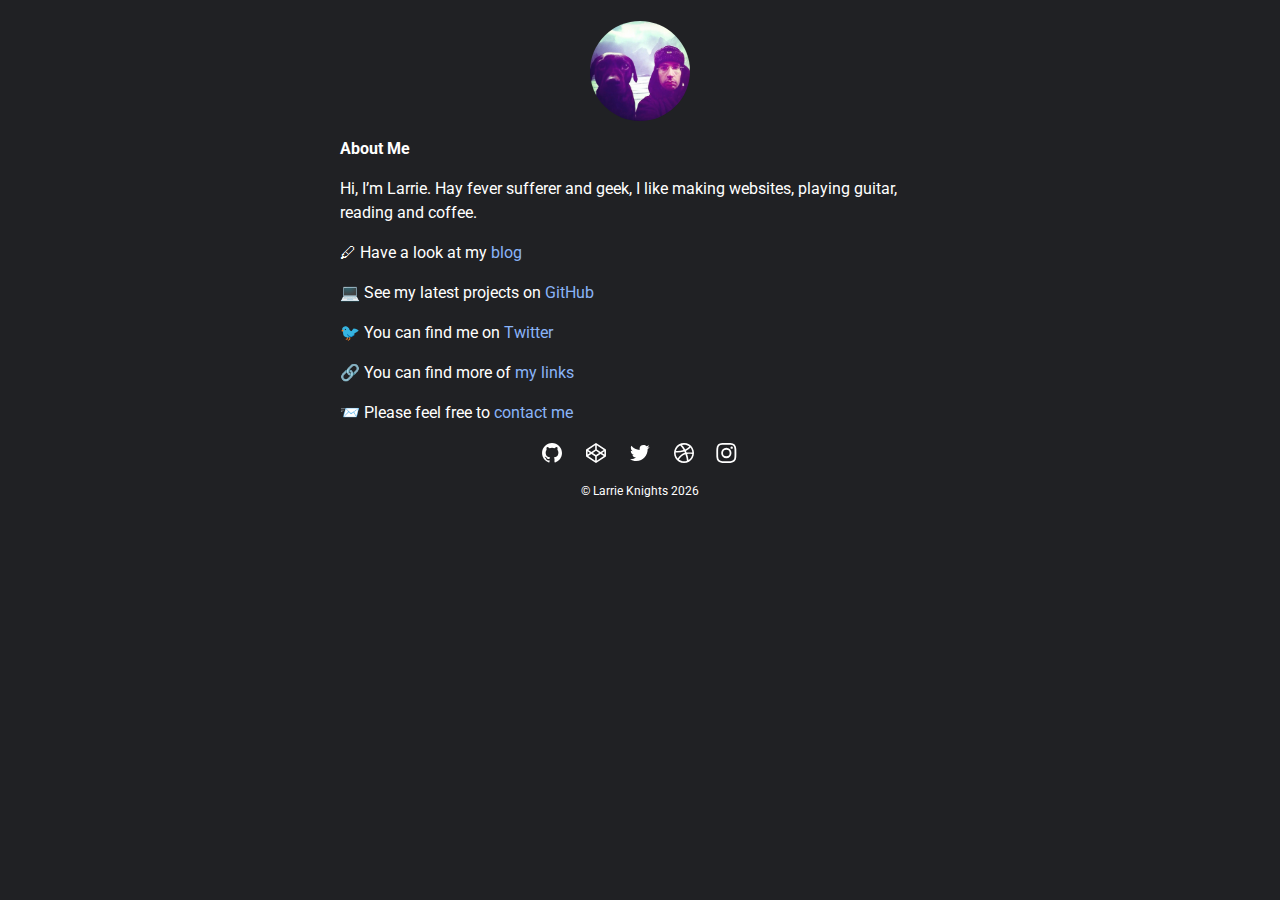
<file: index.html>
<!DOCTYPE html>
<html lang="en">

<head>
  <meta charset="UTF-8" />
  <meta name="viewport" content="width=device-width, initial-scale=1.0" />
  <title>Larrie Knights - Home</title>
  <link rel="preconnect" href="https://fonts.googleapis.com" />
  <link rel="preconnect" href="https://fonts.gstatic.com" crossorigin />
  <link href="https://fonts.googleapis.com/css2?family=Roboto:wght@100;300;400;500;700;900&display=swap"
    rel="stylesheet" />
  <link rel="stylesheet" href="css/style.css" />

  <link rel="apple-touch-icon" sizes="180x180" href="img/apple-touch-icon.png" />
  <link rel="icon" type="image/png" sizes="32x32" href="img/favicon-32x32.png" />
  <link rel="icon" type="image/png" sizes="16x16" href="img/favicon-16x16.png" />
  <link rel="manifest" href="site.webmanifest" />
  <link rel="mask-icon" href="img/safari-pinned-tab.svg" color="#5bbad5" />
  <meta name="msapplication-TileColor" content="#da532c" />
  <meta name="theme-color" content="#202124" />

  <!-- Facebook Meta Tags -->
  <meta property="og:url" content="https://larrieknights.com/" />
  <meta property="og:type" content="website" />
  <meta property="og:title" content="Larrie Knights - Home Page" />
  <meta property="og:description"
    content="Hi, I’m Larrie. Hay fever sufferer and geek, I like making websites, playing guitar, reading and coffee." />
  <meta property="og:image" content="https://larrieknights.com/img/larrieknights-og-min.png" />

  <!-- Twitter Meta Tags -->
  <meta name="twitter:card" content="summary_large_image" />
  <meta property="twitter:domain" content="larrieknights.com" />
  <meta property="twitter:url" content="https://larrieknights.com/" />
  <meta name="twitter:title" content="Larrie Knights - Home Page" />
  <meta name="twitter:description"
    content="Hi, I’m Larrie. Hay fever sufferer and geek, I like making websites, playing guitar, reading and coffee." />
  <meta name="twitter:image" content="https://larrieknights.com/img/larrieknights-og-min.png" />

  <!-- Define a description of your web page -->
  <meta name="description"
    content="Hi, I’m Larrie. Hay fever sufferer and geek, I like playing guitar, reading and coffee." />
  <!-- Define keywords for search engines -->
  <meta name="keywords" content="larrie, knights, larrie knights" />
</head>

<body>

  <div class="container">
    <img src="img/larrie-knights.jpg" alt="Larrie Knights" width="100" height="100" class="profile" />

    <p><b>About Me</b></p>

    <p>
      Hi, I’m Larrie. Hay fever sufferer and geek, I like making websites,
      playing guitar, reading and coffee.
    </p>

    <p>
      &#x1F58A; Have a look at my <a href="https://blog.larrieknights.com">blog</a>
    </p>

    <p>
      &#x1F4BB; See my latest projects on
      <a href="https://github.com/Anirog?tab=repositories&q=&type=&language=&sort=">GitHub</a>
    </p>
    <p>
      &#x1F426; You can find me on
      <a href="https://twitter.com/512kilobytes">Twitter</a>
    </p>
    <p>
      &#x1F517; You can find more of <a href="links.html">my links</a>
    </p>
    <p>&#x1F4E8; Please feel free to <a href="#" id="myBtn">contact me</a></p>

    <div class="footer__social__container">
      <div class="footer__social">
        <a href="https://github.com/Anirog">
          <svg xmlns="http://www.w3.org/2000/svg" width="24" height="24">
            <title>GitHub</title>
            <path fill="#333333"
              d="M12.026 2c-5.509 0-9.974 4.465-9.974 9.974 0 4.406 2.857 8.145 6.821 9.465.499.09.679-.217.679-.481 0-.237-.008-.865-.011-1.696-2.775.602-3.361-1.338-3.361-1.338-.452-1.152-1.107-1.459-1.107-1.459-.905-.619.069-.605.069-.605 1.002.07 1.527 1.028 1.527 1.028.89 1.524 2.336 1.084 2.902.829.091-.645.351-1.085.635-1.334-2.214-.251-4.542-1.107-4.542-4.93 0-1.087.389-1.979 1.024-2.675-.101-.253-.446-1.268.099-2.64 0 0 .837-.269 2.742 1.021a9.582 9.582 0 0 1 2.496-.336 9.554 9.554 0 0 1 2.496.336c1.906-1.291 2.742-1.021 2.742-1.021.545 1.372.203 2.387.099 2.64.64.696 1.024 1.587 1.024 2.675 0 3.833-2.33 4.675-4.552 4.922.355.308.675.916.675 1.846 0 1.334-.012 2.41-.012 2.737 0 .267.178.577.687.479C19.146 20.115 22 16.379 22 11.974 22 6.465 17.535 2 12.026 2z" />
          </svg>
        </a>

        <a href="https://codepen.io/anirog">
          <svg xmlns="http://www.w3.org/2000/svg" width="24" height="24">
            <title>CodePen</title>
            <path fill="#333333"
              d="M21.838 8.445c0-.001-.001-.001 0 0l-.003-.004-.001-.001v-.001a.809.809 0 0 0-.235-.228l-9.164-6.08a.834.834 0 0 0-.898 0L2.371 8.214A.786.786 0 0 0 2 8.897v6.16a.789.789 0 0 0 .131.448v.001l.002.002.01.015v.002h.001l.001.001.001.001c.063.088.14.16.226.215l9.165 6.082a.787.787 0 0 0 .448.139.784.784 0 0 0 .45-.139l9.165-6.082a.794.794 0 0 0 .371-.685v-6.16a.793.793 0 0 0-.133-.452zm-9.057-4.172 6.953 4.613-3.183 2.112-3.771-2.536V4.273zm-1.592 0v4.189l-3.771 2.536-3.181-2.111 6.952-4.614zm-7.595 6.098 2.395 1.59-2.395 1.611v-3.201zm7.595 9.311-6.96-4.617 3.195-2.15 3.765 2.498v4.269zm.795-5.653-3.128-2.078 3.128-2.105 3.131 2.105-3.131 2.078zm.797 5.653v-4.27l3.766-2.498 3.193 2.15-6.959 4.618zm7.597-6.11-2.396-1.611 2.396-1.59v3.201z" />
          </svg>
        </a>

        <a href="https://twitter.com/512kilobytes">
          <svg xmlns="http://www.w3.org/2000/svg" width="24" height="24">
            <title>Twitter</title>
            <path fill="#333333"
              d="M19.633 7.997c.013.175.013.349.013.523 0 5.325-4.053 11.461-11.46 11.461-2.282 0-4.402-.661-6.186-1.809.324.037.636.05.973.05a8.07 8.07 0 0 0 5.001-1.721 4.036 4.036 0 0 1-3.767-2.793c.249.037.499.062.761.062.361 0 .724-.05 1.061-.137a4.027 4.027 0 0 1-3.23-3.953v-.05c.537.299 1.16.486 1.82.511a4.022 4.022 0 0 1-1.796-3.354c0-.748.199-1.434.548-2.032a11.457 11.457 0 0 0 8.306 4.215c-.062-.3-.1-.611-.1-.923a4.026 4.026 0 0 1 4.028-4.028c1.16 0 2.207.486 2.943 1.272a7.957 7.957 0 0 0 2.556-.973 4.02 4.02 0 0 1-1.771 2.22 8.073 8.073 0 0 0 2.319-.624 8.645 8.645 0 0 1-2.019 2.083z" />
          </svg>
        </a>

        <a href="https://dribbble.com/anirog">
          <svg xmlns="http://www.w3.org/2000/svg" width="24" height="24">
            <title>Dribbble</title>
            <path fill="#333333"
              d="M20.66 6.98a9.932 9.932 0 0 0-3.641-3.64C15.486 2.447 13.813 2 12 2s-3.486.447-5.02 1.34c-1.533.893-2.747 2.107-3.64 3.64S2 10.187 2 12s.446 3.487 1.34 5.02a9.924 9.924 0 0 0 3.641 3.64C8.514 21.553 10.187 22 12 22s3.486-.447 5.02-1.34a9.932 9.932 0 0 0 3.641-3.64C21.554 15.487 22 13.813 22 12s-.446-3.487-1.34-5.02zM12 3.66c2 0 3.772.64 5.32 1.919-.92 1.174-2.286 2.14-4.1 2.9-1.002-1.813-2.088-3.327-3.261-4.54A7.715 7.715 0 0 1 12 3.66zM5.51 6.8a8.116 8.116 0 0 1 2.711-2.22c1.212 1.201 2.325 2.7 3.34 4.5-2 .6-4.114.9-6.341.9-.573 0-1.006-.013-1.3-.04A8.549 8.549 0 0 1 5.51 6.8zM3.66 12c0-.054.003-.12.01-.2.007-.08.01-.146.01-.2.254.014.641.02 1.161.02 2.666 0 5.146-.367 7.439-1.1.187.373.381.793.58 1.26-1.32.293-2.674 1.006-4.061 2.14S6.4 16.247 5.76 17.5c-1.4-1.587-2.1-3.42-2.1-5.5zM12 20.34c-1.894 0-3.594-.587-5.101-1.759.601-1.187 1.524-2.322 2.771-3.401 1.246-1.08 2.483-1.753 3.71-2.02a29.441 29.441 0 0 1 1.56 6.62 8.166 8.166 0 0 1-2.94.56zm7.08-3.96a8.351 8.351 0 0 1-2.58 2.621c-.24-2.08-.7-4.107-1.379-6.081.932-.066 1.765-.1 2.5-.1.799 0 1.686.034 2.659.1a8.098 8.098 0 0 1-1.2 3.46zm-1.24-5c-1.16 0-2.233.047-3.22.14a27.053 27.053 0 0 0-.68-1.62c2.066-.906 3.532-2.006 4.399-3.3 1.2 1.414 1.854 3.027 1.96 4.84-.812-.04-1.632-.06-2.459-.06z" />
          </svg>
        </a>

        <a href="https://www.instagram.com/512kilobytes">
          <svg xmlns="http://www.w3.org/2000/svg" width="24" height="22">
            <title>Instagram</title>
            <path fill="#333333"
              d="M10.333 1.802c2.67 0 2.987.01 4.042.059 2.71.123 3.976 1.409 4.1 4.099.048 1.054.057 1.37.057 4.04 0 2.672-.01 2.988-.058 4.042-.124 2.687-1.386 3.975-4.099 4.099-1.055.048-1.37.058-4.042.058-2.67 0-2.986-.01-4.04-.058-2.717-.124-3.976-1.416-4.1-4.1-.048-1.054-.058-1.37-.058-4.041 0-2.67.01-2.986.058-4.04.124-2.69 1.387-3.977 4.1-4.1 1.054-.048 1.37-.058 4.04-.058zm0-1.802C7.618 0 7.278.012 6.211.06 2.579.227.56 2.242.394 5.877.345 6.944.334 7.284.334 10s.011 3.057.06 4.123c.166 3.632 2.181 5.65 5.816 5.817 1.068.048 1.408.06 4.123.06 2.716 0 3.057-.012 4.124-.06 3.628-.167 5.651-2.182 5.816-5.817.049-1.066.06-1.407.06-4.123s-.011-3.056-.06-4.122C20.11 2.249 18.093.228 14.458.06 13.39.01 13.049 0 10.333 0zm0 4.865a5.135 5.135 0 100 10.27 5.135 5.135 0 000-10.27zm0 8.468a3.333 3.333 0 110-6.666 3.333 3.333 0 010 6.666zm5.339-9.87a1.2 1.2 0 10-.001 2.4 1.2 1.2 0 000-2.4z" />
          </svg>
        </a>
      </div>
    </div>

    <div class="footer">
      &#169; <a href="index.html">Larrie Knights</a>
      <script type="text/javascript">
        document.write(new Date().getFullYear());
      </script>
    </div>
  </div>

  <div id="myModal" class="modal">
    <!-- Modal content -->
    <div class="modal-content">
      <span class="close">&times;</span>
      <form action="https://formsubmit.co/93e780d7debce1f7d01007f517f8cc73" method="POST">
        <label for="yourname">Your Name</label>
        <input type="text" id="yourname" name="yourname" required placeholder="Your Name" />

        <label for="email">Your Email</label>
        <input type="email" id="email" name="email" required placeholder="youremail@mail.com" />

        <label for="message">Your Message</label>
        <textarea id="message" name="message" required placeholder="Your message" style="height: 200px"></textarea>

        <p class="safetext">
          &#x1F512; Your email is safe I NEVER share it with anyone
        </p>

        <input type="submit" value="Submit" />

        <input type="hidden" name="_next" value="https://larrieknights.com/thanks.html" />
      </form>
    </div>
  </div>
</body>
<script src="js/modal.js"></script>

</html>
</file>
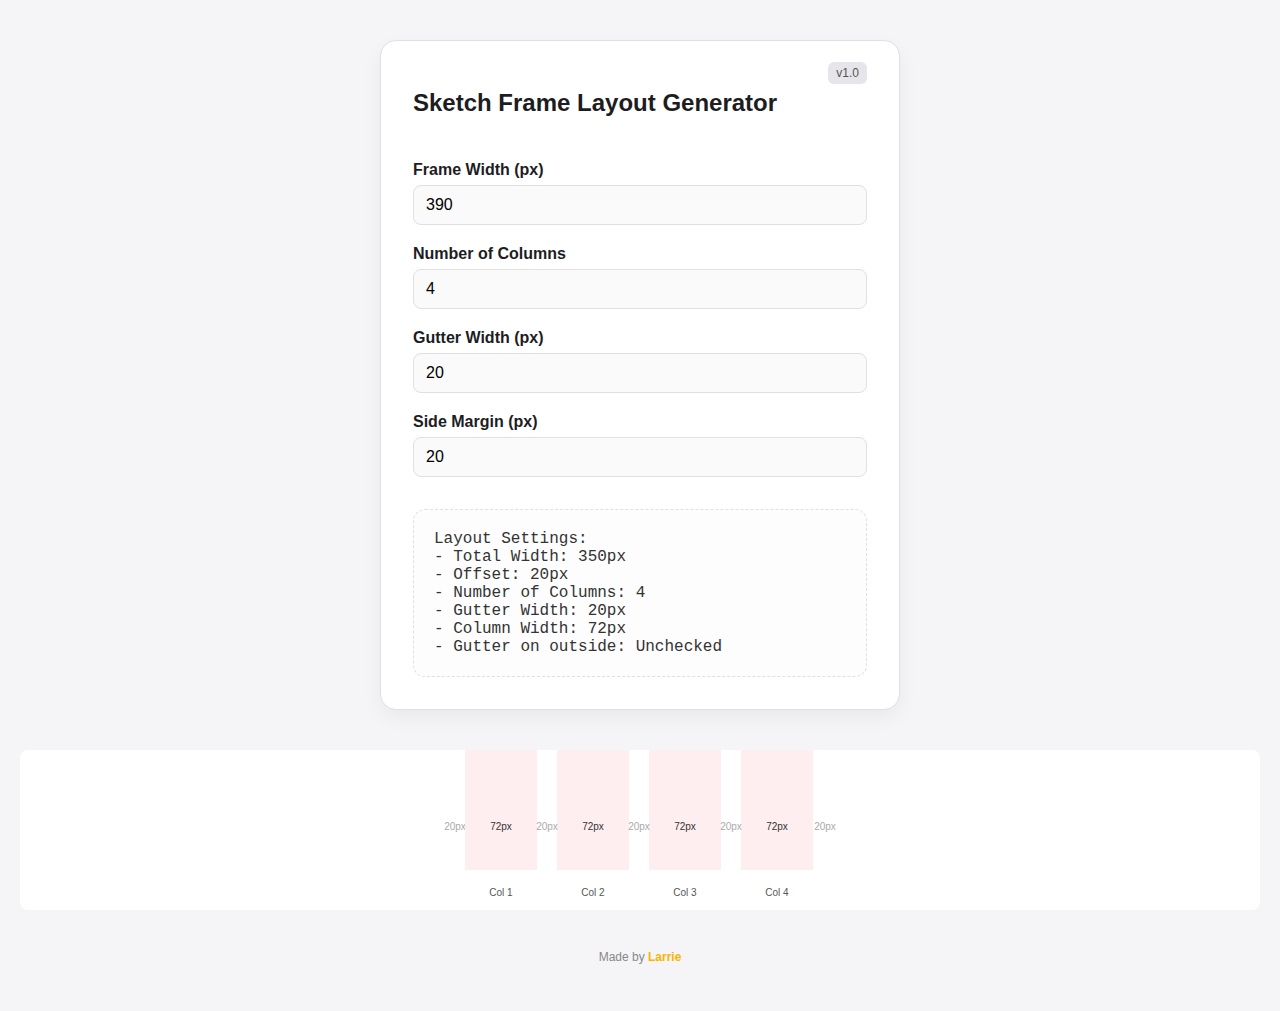
<file: sketch-frame-layout-generator/index.html>
<!DOCTYPE html>
<html lang="en">

<head>
    <meta charset="UTF-8">
    <title>Sketch Frame Layout Generator</title>
    <meta name="description"
        content="Quickly calculate layout settings for Sketch frames: columns, gutter, margins, and offset.">
    <link rel="icon" href="/favicon.ico" type="image/x-icon">
    <!-- Open Graph / Facebook -->
    <meta property="og:title" content="Sketch Frame Layout Generator">
    <meta property="og:description" content="Calculate layout settings for Sketch frames in seconds.">
    <meta property="og:image" content="https://files.larrieknights.com/sketch-frame-layout-generator/preview.jpg">
    <meta property="og:url" content="https://files.larrieknights.com/sketch-frame-layout-generator">
    <meta property="og:type" content="website">

    <!-- Twitter / X -->
    <meta name="twitter:card" content="summary_large_image">
    <meta name="twitter:title" content="Sketch Frame Layout Generator">
    <meta name="twitter:description" content="Calculate layout settings for Sketch frames in seconds.">
    <meta name="twitter:image" content="https://files.larrieknights.com/sketch-frame-layout-generator/preview.jpg">

    <style>
        :root {
            --accent: #fdb300;
            --hover: #ffcf5e;
            --bg: #f5f5f7;
            --text: #1d1d1f;
            --panel: #ffffff;
            --border: #e0e0e0;
            --shadow: rgba(0, 0, 0, 0.05);
            --column: #ffe9b3;
            --gutter: #ffffff;
        }

        * {
            box-sizing: border-box;
        }

        body {
            font-family: -apple-system, BlinkMacSystemFont, sans-serif;
            background: var(--bg);
            color: var(--text);
            margin: 0;
            padding: 40px 20px;
        }

        .container {
            max-width: 520px;
            margin: 0 auto;
            background: var(--panel);
            padding: 32px;
            border: 1px solid var(--border);
            border-radius: 16px;
            box-shadow: 0 8px 20px var(--shadow);
        }

        h1 {
            font-size: 24px;
            margin-bottom: 24px;
            color: var(--text);
        }

        label {
            display: block;
            margin-top: 20px;
            font-weight: 600;
        }

        input {
            margin-top: 6px;
            padding: 10px 12px;
            font-size: 16px;
            width: 100%;
            border: 1px solid var(--border);
            border-radius: 8px;
            background: #fafafa;
        }

        .output {
            margin-top: 32px;
            background: #fdfdfd;
            border: 1px dashed var(--border);
            border-radius: 12px;
            padding: 20px;
            font-family: ui-monospace, monospace;
            white-space: pre-line;
            color: #333;
        }

        svg {
            display: block;
            width: 100%;
            max-width: 100%;
            height: 160px;
            margin: 40px auto;
            border-radius: 8px;
            background: var(--gutter);
        }

        .footer {
            text-align: center;
            font-size: 12px;
            margin-top: 40px;
            color: #888;
        }

        .highlight {
            color: var(--accent);
            font-weight: bold;
        }

        .highlight a {
            text-decoration: none;
            color: var(--accent);
        }

        .highlight a:hover {
            text-decoration: none;
            color: var(--hover);
        }

        .header-with-badge {
            position: relative;
            display: flex;
            align-items: center;
            justify-content: space-between;
        }

        .version-badge {
            font-size: 12px;
            background: #e5e5ea;
            color: #555;
            padding: 4px 8px;
            border-radius: 6px;
            font-weight: 500;
            position: absolute;
            top: 0;
            right: 0;
            transform: translateY(-50%);
        }
    </style>
</head>

<body>

    <div class="container">

        <div class="header-with-badge">
            <h1>Sketch Frame Layout Generator</h1>
            <span class="version-badge">v1.0</span>
        </div>

        <label for="frameWidth">Frame Width (px)</label>
        <input type="number" id="frameWidth" value="390" />

        <label for="columns">Number of Columns</label>
        <input type="number" id="columns" value="4" />

        <label for="gutterWidth">Gutter Width (px)</label>
        <input type="number" id="gutterWidth" value="20" />

        <label for="sideMargin">Side Margin (px)</label>
        <input type="number" id="sideMargin" value="20" />

        <!-- Layout Output Start -->

        <div class="output" id="output">
            Enter values to see layout settings...
        </div>

        <!-- Layout Output End -->


    </div>

    <svg id="gridPreview"></svg>

    <div class="footer">
        Made by <span class="highlight"><a href="https://larrieknights.com">Larrie</a></span>
    </div>

    <script>
        const frameInput = document.getElementById('frameWidth');
        const columnsInput = document.getElementById('columns');
        const gutterInput = document.getElementById('gutterWidth');
        const marginInput = document.getElementById('sideMargin');
        const output = document.getElementById('output');
        const gridPreview = document.getElementById('gridPreview');

        // updateLayout function start

        function updateLayout() {
            const frameWidth = parseInt(frameInput.value);
            const columns = parseInt(columnsInput.value);
            const gutterWidth = parseInt(gutterInput.value);
            const sideMargin = parseInt(marginInput.value);

            if (!frameWidth || !columns || !gutterWidth || columns < 1 || isNaN(sideMargin)) {
                output.textContent = 'Please enter valid values.';
                gridPreview.innerHTML = '';
                return;
            }

            const totalGutters = (columns - 1) * gutterWidth;
            const gridWidth = frameWidth - (sideMargin * 2);
            const columnWidth = Math.floor((gridWidth - totalGutters) / columns);
            const offset = sideMargin;
            const height = 160;

            output.textContent = `
Layout Settings:
- Total Width: ${gridWidth}px
- Offset: ${offset}px
- Number of Columns: ${columns}
- Gutter Width: ${gutterWidth}px
- Column Width: ${columnWidth}px
- Gutter on outside: Unchecked
  `.trim();

            // Prepare SVG
            gridPreview.setAttribute('viewBox', `0 0 ${frameWidth} ${height}`);
            gridPreview.innerHTML = '';

            const NS = "http://www.w3.org/2000/svg";
            let x = offset;
            const gutterLabels = [];
            const columnLabels = [];
            const columnNameLabels = [];
            const columnRects = [];

            // LEFT margin label
            const leftMarginLabel = document.createElementNS(NS, "text");
            leftMarginLabel.setAttribute("x", offset / 2);
            leftMarginLabel.setAttribute("y", height / 2);
            leftMarginLabel.setAttribute("text-anchor", "middle");
            leftMarginLabel.setAttribute("font-size", "10");
            leftMarginLabel.setAttribute("fill", "#aaa");
            leftMarginLabel.textContent = `${offset}px`;
            gridPreview.appendChild(leftMarginLabel);

            for (let i = 0; i < columns; i++) {
                // Column rects
                const col = document.createElementNS(NS, "rect");
                col.setAttribute("x", x);
                col.setAttribute("y", 0);
                col.setAttribute("width", columnWidth);
                col.setAttribute("height", height - 40);
                col.setAttribute("fill", "#FEEEEF");
                columnRects.push(col);

                // Column width label
                const colWidthLabel = document.createElementNS(NS, "text");
                colWidthLabel.setAttribute("x", x + columnWidth / 2);
                colWidthLabel.setAttribute("y", height / 2);
                colWidthLabel.setAttribute("text-anchor", "middle");
                colWidthLabel.setAttribute("font-size", "10");
                colWidthLabel.setAttribute("fill", "#333");
                colWidthLabel.textContent = `${columnWidth}px`;
                columnLabels.push(colWidthLabel);

                // Column index label
                const colLabel = document.createElementNS(NS, "text");
                colLabel.setAttribute("x", x + columnWidth / 2);
                colLabel.setAttribute("y", height - 14);
                colLabel.setAttribute("text-anchor", "middle");
                colLabel.setAttribute("font-size", "10");
                colLabel.setAttribute("fill", "#555");
                colLabel.textContent = `Col ${i + 1}`;
                columnNameLabels.push(colLabel);

                x += columnWidth;

                if (i < columns - 1) {
                    // Gutter width label
                    const gutterLabel = document.createElementNS(NS, "text");
                    gutterLabel.setAttribute("x", x + gutterWidth / 2);
                    gutterLabel.setAttribute("y", height / 2);
                    gutterLabel.setAttribute("text-anchor", "middle");
                    gutterLabel.setAttribute("font-size", "10");
                    gutterLabel.setAttribute("fill", "#aaa");
                    gutterLabel.textContent = `${gutterWidth}px`;
                    gutterLabels.push(gutterLabel);

                    x += gutterWidth;
                }
            }

            // RIGHT margin label
            const rightMarginLabel = document.createElementNS(NS, "text");
            rightMarginLabel.setAttribute("x", frameWidth - offset / 2);
            rightMarginLabel.setAttribute("y", height / 2);
            rightMarginLabel.setAttribute("text-anchor", "middle");
            rightMarginLabel.setAttribute("font-size", "10");
            rightMarginLabel.setAttribute("fill", "#aaa");
            rightMarginLabel.textContent = `${offset}px`;
            gridPreview.appendChild(rightMarginLabel);

            // Render in correct order
            columnRects.forEach(el => gridPreview.appendChild(el));
            columnLabels.forEach(el => gridPreview.appendChild(el));
            columnNameLabels.forEach(el => gridPreview.appendChild(el));
            gutterLabels.forEach(el => gridPreview.appendChild(el));
        }

        // updateLayout function end

        [frameInput, columnsInput, gutterInput, marginInput].forEach(input =>
            input.addEventListener('input', updateLayout)
        );

        updateLayout(); // initial render


    </script>


</body>

</html>
</file>
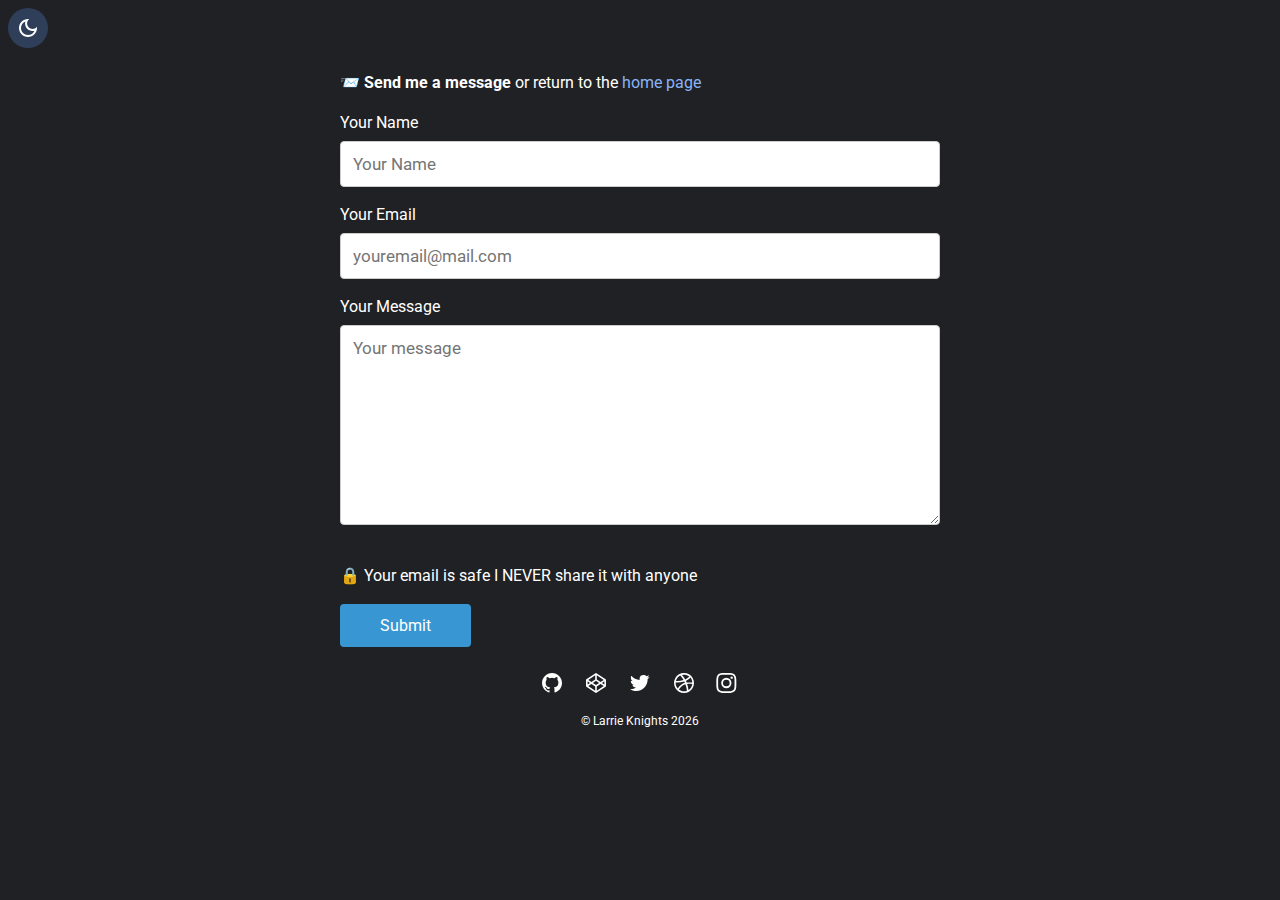
<file: contact.html>
<!DOCTYPE html>
<html lang="en">

<head>
  <meta charset="UTF-8">
  <meta name="viewport" content="width=device-width, initial-scale=1.0">
  <title>Contact - Larrie Knights</title>
  <link rel="preconnect" href="https://fonts.gstatic.com">
  <link href="https://fonts.googleapis.com/css2?family=Roboto:wght@100;300;400;500;700;900&display=swap" rel="stylesheet">
  <link rel="stylesheet" href="css/style.css">
  <link rel="stylesheet" href="css/slider.css">


  <link rel="apple-touch-icon" sizes="180x180" href="img/apple-touch-icon.png">
  <link rel="icon" type="image/png" sizes="32x32" href="img/favicon-32x32.png">
  <link rel="icon" type="image/png" sizes="16x16" href="img/favicon-16x16.png">
  <link rel="manifest" href="site.webmanifest">
  <link rel="mask-icon" href="img/safari-pinned-tab.svg" color="#5bbad5">
  <meta name="msapplication-TileColor" content="#da532c">
  <meta name="theme-color" content="#ffffff">



  <!-- Define a description of your web page -->
  <meta name="description"
    content="Hi, I’m Larrie. Hay fever sufferer and geek, I like making websites, playing guitar and photography.">
  <!-- Define keywords for search engines -->
  <meta name="keywords" content="larrie, knights, larrie knights">

</head>

<body>

<!-- Dark / Light Mode Button -->
<div class="theme-switch-wrapper">
  <label class="theme-switch" for="checkbox">
    <input type="checkbox" id="checkbox" />
    <img src="img/moon-btn.svg">
  </label>
</div>

  <div class="container">



    <p>&#x1F4E8; <b>Send me a message</b> or return to the <a href="index.html">home page</a></p>

    <form action="https://formsubmit.co/93e780d7debce1f7d01007f517f8cc73" method="POST">

      <label for="yourname">Your Name</label>
      <input type="text" id="yourname" name="yourname" required placeholder="Your Name">

      <label for="email">Your Email</label>
      <input type="email" id="email" name="email" required placeholder="youremail@mail.com">

      <label for="message">Your Message</label>
      <textarea id="message" name="message" required placeholder="Your message" style="height:200px"></textarea>

      <p class="safetext">&#x1F512; Your email is safe I NEVER share it with anyone</p>

      <input type="submit" value="Submit">

      <input type="hidden" name="_next" value="https://larrieknights.com/thanks.html">

    </form>

    <br>

    <div class="footer__social__container">
      <div class="footer__social">

        <a href="https://github.com/Anirog">
          <svg xmlns="http://www.w3.org/2000/svg" width="24" height="24">
            <title>GitHub</title>
            <path fill="#FFFFFF" d="M12.026 2c-5.509 0-9.974 4.465-9.974 9.974 0 4.406 2.857 8.145 6.821 9.465.499.09.679-.217.679-.481 0-.237-.008-.865-.011-1.696-2.775.602-3.361-1.338-3.361-1.338-.452-1.152-1.107-1.459-1.107-1.459-.905-.619.069-.605.069-.605 1.002.07 1.527 1.028 1.527 1.028.89 1.524 2.336 1.084 2.902.829.091-.645.351-1.085.635-1.334-2.214-.251-4.542-1.107-4.542-4.93 0-1.087.389-1.979 1.024-2.675-.101-.253-.446-1.268.099-2.64 0 0 .837-.269 2.742 1.021a9.582 9.582 0 0 1 2.496-.336 9.554 9.554 0 0 1 2.496.336c1.906-1.291 2.742-1.021 2.742-1.021.545 1.372.203 2.387.099 2.64.64.696 1.024 1.587 1.024 2.675 0 3.833-2.33 4.675-4.552 4.922.355.308.675.916.675 1.846 0 1.334-.012 2.41-.012 2.737 0 .267.178.577.687.479C19.146 20.115 22 16.379 22 11.974 22 6.465 17.535 2 12.026 2z" />
          </svg>
        </a>

        <a href="https://codepen.io/anirog">
          <svg xmlns="http://www.w3.org/2000/svg" width="24" height="24">
            <title>CodePen</title>
            <path fill="#FFFFFF" d="M21.838 8.445c0-.001-.001-.001 0 0l-.003-.004-.001-.001v-.001a.809.809 0 0 0-.235-.228l-9.164-6.08a.834.834 0 0 0-.898 0L2.371 8.214A.786.786 0 0 0 2 8.897v6.16a.789.789 0 0 0 .131.448v.001l.002.002.01.015v.002h.001l.001.001.001.001c.063.088.14.16.226.215l9.165 6.082a.787.787 0 0 0 .448.139.784.784 0 0 0 .45-.139l9.165-6.082a.794.794 0 0 0 .371-.685v-6.16a.793.793 0 0 0-.133-.452zm-9.057-4.172 6.953 4.613-3.183 2.112-3.771-2.536V4.273zm-1.592 0v4.189l-3.771 2.536-3.181-2.111 6.952-4.614zm-7.595 6.098 2.395 1.59-2.395 1.611v-3.201zm7.595 9.311-6.96-4.617 3.195-2.15 3.765 2.498v4.269zm.795-5.653-3.128-2.078 3.128-2.105 3.131 2.105-3.131 2.078zm.797 5.653v-4.27l3.766-2.498 3.193 2.15-6.959 4.618zm7.597-6.11-2.396-1.611 2.396-1.59v3.201z" />
          </svg>
        </a>
        
        <a href="https://twitter.com/512kilobytes">
          <svg xmlns="http://www.w3.org/2000/svg" width="24" height="24">
            <title>Twitter</title>
            <path fill="#FFFFFF" d="M19.633 7.997c.013.175.013.349.013.523 0 5.325-4.053 11.461-11.46 11.461-2.282 0-4.402-.661-6.186-1.809.324.037.636.05.973.05a8.07 8.07 0 0 0 5.001-1.721 4.036 4.036 0 0 1-3.767-2.793c.249.037.499.062.761.062.361 0 .724-.05 1.061-.137a4.027 4.027 0 0 1-3.23-3.953v-.05c.537.299 1.16.486 1.82.511a4.022 4.022 0 0 1-1.796-3.354c0-.748.199-1.434.548-2.032a11.457 11.457 0 0 0 8.306 4.215c-.062-.3-.1-.611-.1-.923a4.026 4.026 0 0 1 4.028-4.028c1.16 0 2.207.486 2.943 1.272a7.957 7.957 0 0 0 2.556-.973 4.02 4.02 0 0 1-1.771 2.22 8.073 8.073 0 0 0 2.319-.624 8.645 8.645 0 0 1-2.019 2.083z" />
          </svg>
        </a>

        <a href="https://dribbble.com/anirog">
          <svg xmlns="http://www.w3.org/2000/svg" width="24" height="24">
            <title>Dribbble</title>
            <path fill="#FFFFFF" d="M20.66 6.98a9.932 9.932 0 0 0-3.641-3.64C15.486 2.447 13.813 2 12 2s-3.486.447-5.02 1.34c-1.533.893-2.747 2.107-3.64 3.64S2 10.187 2 12s.446 3.487 1.34 5.02a9.924 9.924 0 0 0 3.641 3.64C8.514 21.553 10.187 22 12 22s3.486-.447 5.02-1.34a9.932 9.932 0 0 0 3.641-3.64C21.554 15.487 22 13.813 22 12s-.446-3.487-1.34-5.02zM12 3.66c2 0 3.772.64 5.32 1.919-.92 1.174-2.286 2.14-4.1 2.9-1.002-1.813-2.088-3.327-3.261-4.54A7.715 7.715 0 0 1 12 3.66zM5.51 6.8a8.116 8.116 0 0 1 2.711-2.22c1.212 1.201 2.325 2.7 3.34 4.5-2 .6-4.114.9-6.341.9-.573 0-1.006-.013-1.3-.04A8.549 8.549 0 0 1 5.51 6.8zM3.66 12c0-.054.003-.12.01-.2.007-.08.01-.146.01-.2.254.014.641.02 1.161.02 2.666 0 5.146-.367 7.439-1.1.187.373.381.793.58 1.26-1.32.293-2.674 1.006-4.061 2.14S6.4 16.247 5.76 17.5c-1.4-1.587-2.1-3.42-2.1-5.5zM12 20.34c-1.894 0-3.594-.587-5.101-1.759.601-1.187 1.524-2.322 2.771-3.401 1.246-1.08 2.483-1.753 3.71-2.02a29.441 29.441 0 0 1 1.56 6.62 8.166 8.166 0 0 1-2.94.56zm7.08-3.96a8.351 8.351 0 0 1-2.58 2.621c-.24-2.08-.7-4.107-1.379-6.081.932-.066 1.765-.1 2.5-.1.799 0 1.686.034 2.659.1a8.098 8.098 0 0 1-1.2 3.46zm-1.24-5c-1.16 0-2.233.047-3.22.14a27.053 27.053 0 0 0-.68-1.62c2.066-.906 3.532-2.006 4.399-3.3 1.2 1.414 1.854 3.027 1.96 4.84-.812-.04-1.632-.06-2.459-.06z" />
          </svg>
        </a>
        
        <a href="https://www.instagram.com/512kilobytes">
          <svg xmlns="http://www.w3.org/2000/svg" width="24" height="22">
            <title>Instagram</title>
            <path fill="#FFFFFF" d="M10.333 1.802c2.67 0 2.987.01 4.042.059 2.71.123 3.976 1.409 4.1 4.099.048 1.054.057 1.37.057 4.04 0 2.672-.01 2.988-.058 4.042-.124 2.687-1.386 3.975-4.099 4.099-1.055.048-1.37.058-4.042.058-2.67 0-2.986-.01-4.04-.058-2.717-.124-3.976-1.416-4.1-4.1-.048-1.054-.058-1.37-.058-4.041 0-2.67.01-2.986.058-4.04.124-2.69 1.387-3.977 4.1-4.1 1.054-.048 1.37-.058 4.04-.058zm0-1.802C7.618 0 7.278.012 6.211.06 2.579.227.56 2.242.394 5.877.345 6.944.334 7.284.334 10s.011 3.057.06 4.123c.166 3.632 2.181 5.65 5.816 5.817 1.068.048 1.408.06 4.123.06 2.716 0 3.057-.012 4.124-.06 3.628-.167 5.651-2.182 5.816-5.817.049-1.066.06-1.407.06-4.123s-.011-3.056-.06-4.122C20.11 2.249 18.093.228 14.458.06 13.39.01 13.049 0 10.333 0zm0 4.865a5.135 5.135 0 100 10.27 5.135 5.135 0 000-10.27zm0 8.468a3.333 3.333 0 110-6.666 3.333 3.333 0 010 6.666zm5.339-9.87a1.2 1.2 0 10-.001 2.4 1.2 1.2 0 000-2.4z" />
          </svg>
        </a>
      </div>
    </div>
    
    <div class="footer">&#169; <a href="https://larrieknights.com">Larrie Knights</a>
      <script type="text/javascript">
        document.write(new Date().getFullYear());
      </script>
      <script src="js/light-dark-toggle.js"></script>
    </div>


  </div>

</body>

</html>
</file>
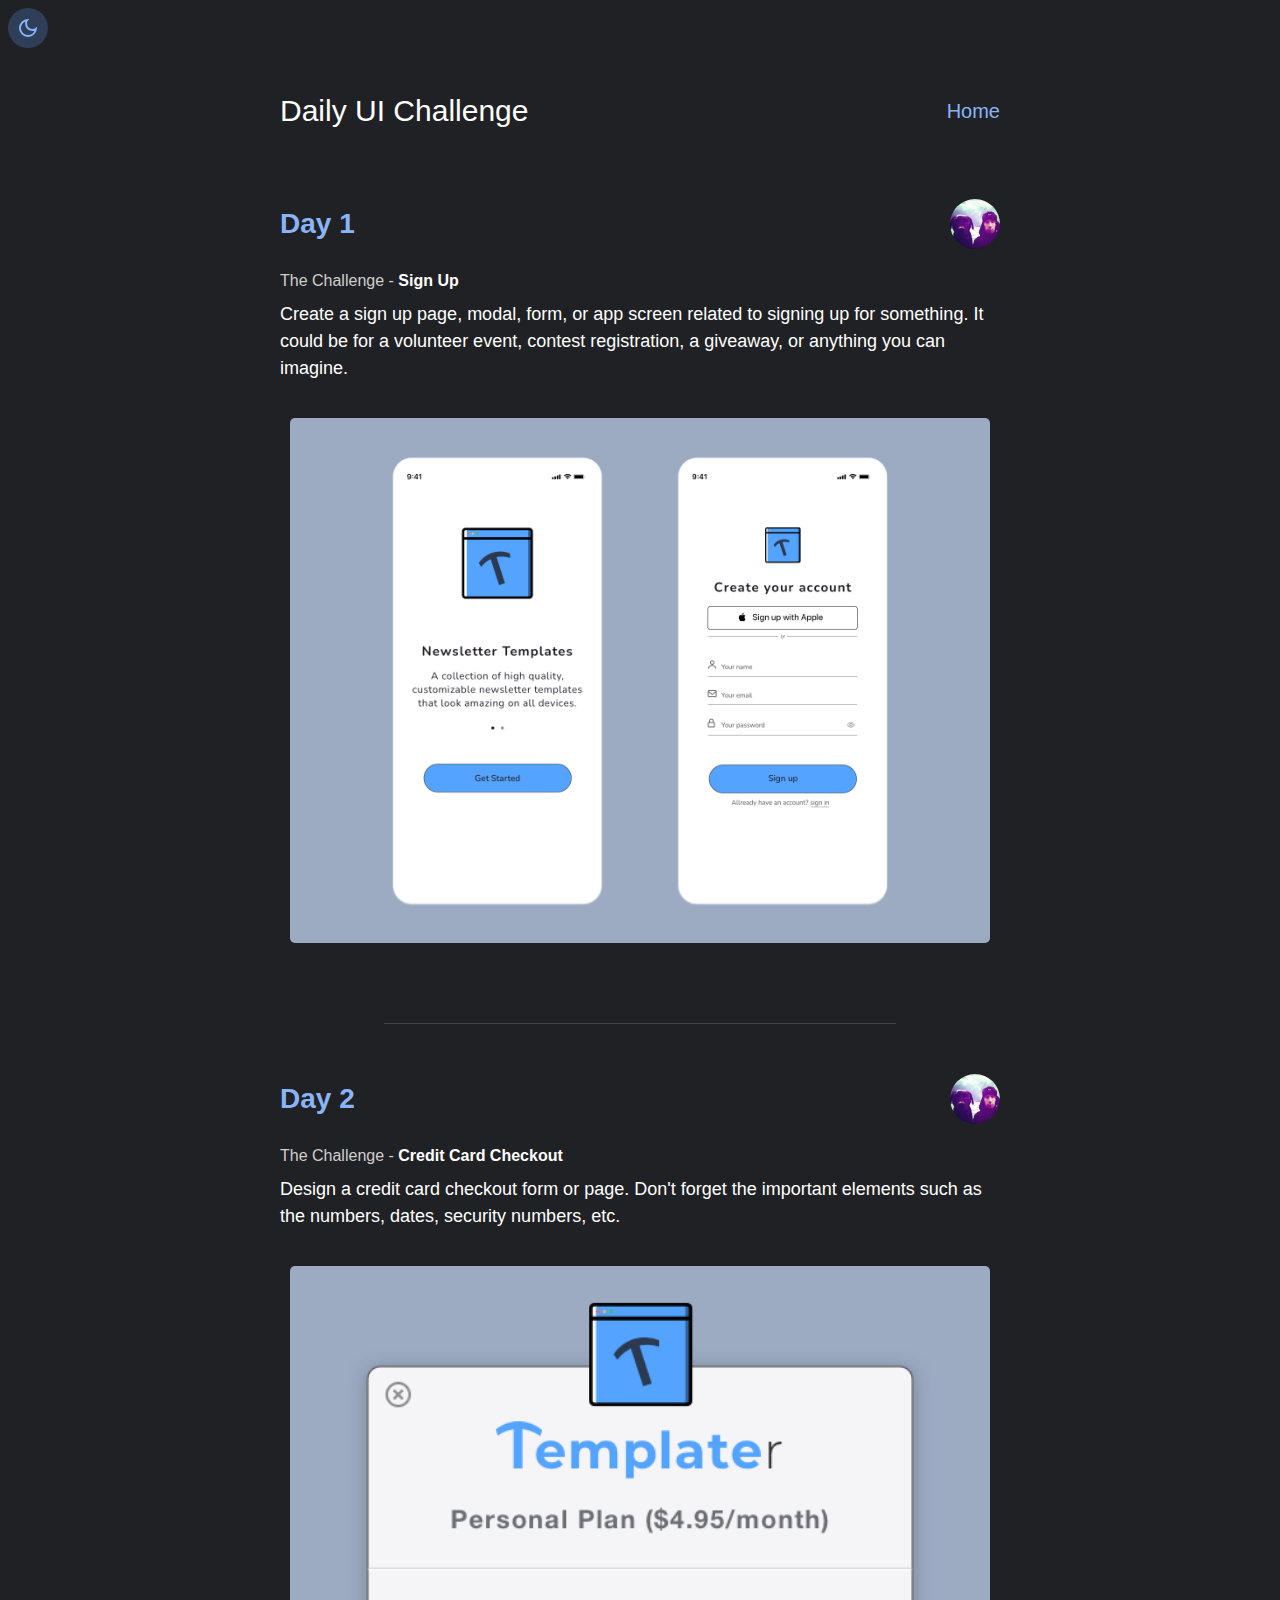
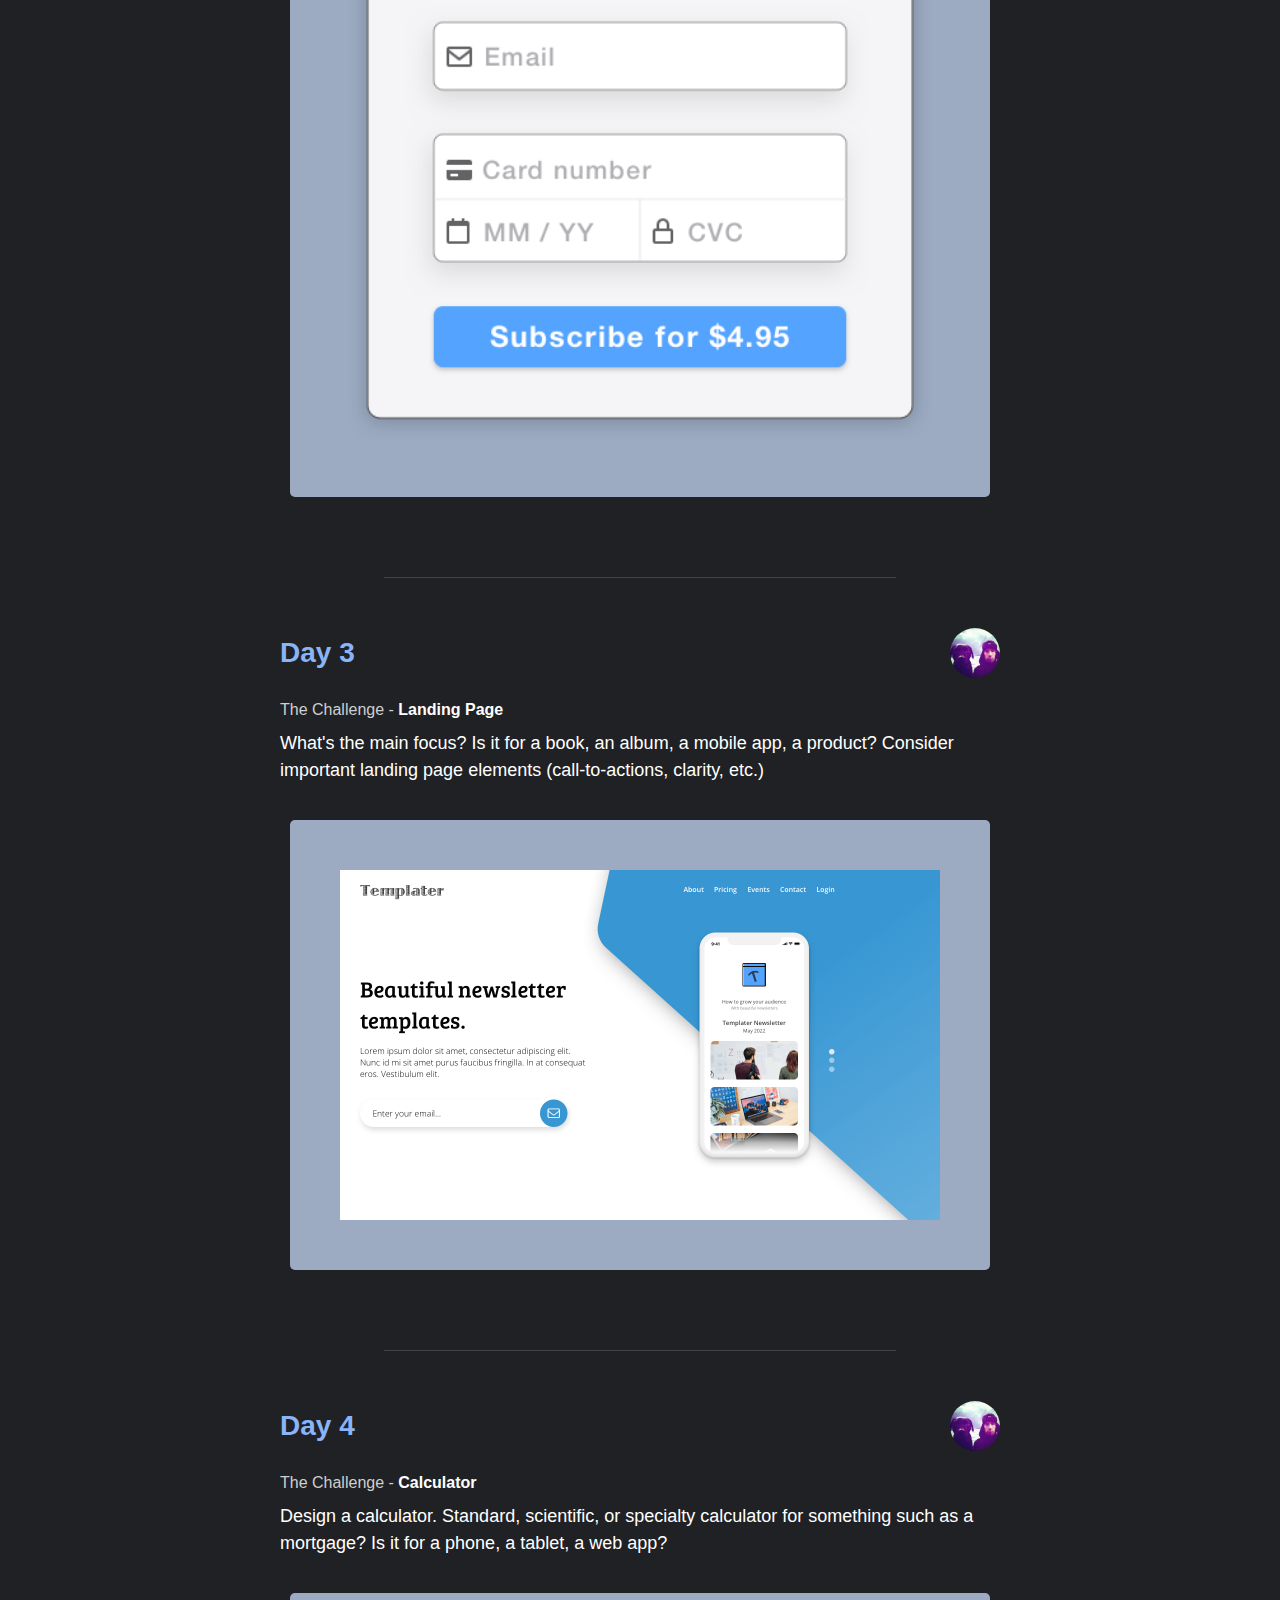
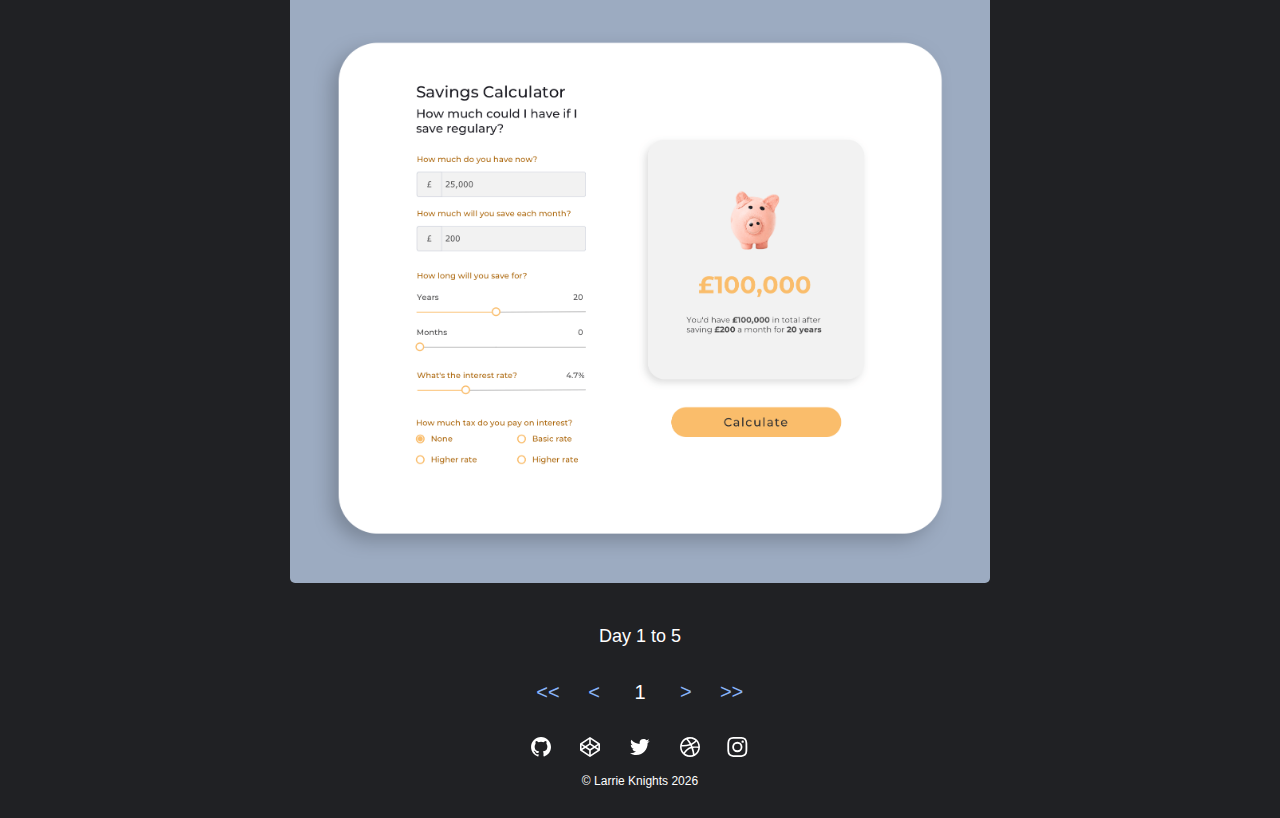
<file: dailyui.html>
<!DOCTYPE html>
<html lang="en">

<head>
    <meta charset="UTF-8">
    <meta http-equiv="X-UA-Compatible" content="IE=edge">
    <meta name="viewport" content="width=device-width, initial-scale=1.0">
    <title>Larrie Knights - Daily UI Challenge</title>
    <link rel="preconnect" href="https://fonts.googleapis.com">
    <link rel="preconnect" href="https://fonts.gstatic.com" crossorigin>
    <link href="https://fonts.googleapis.com/css2?family=Roboto:wght@100;300;400;500;700;900&display=swap"
        rel="stylesheet">
    <link rel="stylesheet" href="css/dailyui.css">
    <link rel="stylesheet" href="css/pagination.css">

    <link rel="apple-touch-icon" sizes="180x180" href="img/apple-touch-icon.png">
    <link rel="icon" type="image/png" sizes="32x32" href="img/favicon-32x32.png">
    <link rel="icon" type="image/png" sizes="16x16" href="img/favicon-16x16.png">
    <link rel="manifest" href="site.webmanifest">
    <link rel="mask-icon" href="img/safari-pinned-tab.svg" color="#5bbad5">
    <meta name="msapplication-TileColor" content="#da532c">
    <meta name="theme-color" content="#ffffff">

    <!-- Facebook Meta Tags -->
    <meta property="og:url" content="https://larrieknights.com/">
    <meta property="og:type" content="website">
    <meta property="og:title" content="Larrie Knights - Daily UI Challenge">
    <meta property="og:description"
        content="I decided to take on the Daily UI challenge, they send you a design challenge everyday for 100 days.">
    <meta property="og:image" content="https://larrieknights.com/img/dailyui-og-min.png">

    <!-- Twitter Meta Tags -->
    <meta name="twitter:card" content="summary_large_image">
    <meta property="twitter:domain" content="larrieknights.com">
    <meta property="twitter:url" content="https://larrieknights.com/">
    <meta name="twitter:title" content="Larrie Knights - Daily UI Challenge">
    <meta name="twitter:description"
        content="I decided to take on the Daily UI challenge, they send you a design challenge everyday for 100 days.">
    <meta name="twitter:image" content="https://larrieknights.com/img/dailyui-og-min.png">



    <!-- Define a description of your web page -->
    <meta name="description"
        content="Hi, I’m Larrie. Hay fever sufferer and geek, I like playing guitar, reading and coffee.">
    <!-- Define keywords for search engines -->
    <meta name="keywords" content="larrie, knights, larrie knights">

</head>

<body>

    <!-- Dark / Light Mode Button -->
    <div class="theme-switch-wrapper">
        <label class="theme-switch" for="checkbox">
            <input type="checkbox" id="checkbox" />
            <svg width="40" height="40" xmlns="http://www.w3.org/2000/svg">
                <g fill="none" fill-rule="evenodd">
                    <rect fill="#2F3F59" width="40" height="40" rx="20" />
                    <path
                        d="M17.37 13.51a7.35 7.35 0 0 0-.27 1.99c0 4.08 3.32 7.4 7.4 7.4.68 0 1.35-.09 1.99-.27A7.014 7.014 0 0 1 20 27c-3.86 0-7-3.14-7-7 0-2.93 1.81-5.45 4.37-6.49ZM20 11a9 9 0 1 0 9 9c0-.46-.04-.92-.1-1.36a5.389 5.389 0 0 1-4.4 2.26 5.403 5.403 0 0 1-3.14-9.8c-.44-.06-.9-.1-1.36-.1Z"
                        fill="#FFF" fill-rule="nonzero" />
                </g>
            </svg>
        </label>
    </div>
    <!-- Dark / Light Mode Button -->

    <!-- header -->
    <article>
        <div class="header__container">
            <h3>Daily UI Challenge</h3>
            <a href="index.html">Home</a>
        </div>
    </article>
    <!-- header End -->

    <!-- Get title for ID & h1 -->

    <article id="dailyui-challenge-day-001-sign-up">
        <div class="headline__container">
            <h1><a href="#dailyui-challenge-day-001-sign-up">Day 1</a></h1>
            <img class="profile" src="img/larrie-knights.jpg" width="50px" height="50px" alt="Larrie Knights">
        </div>

        <!-- Get Subtitle for h2  -->
        <p class="challenge-text">The Challenge - <span class="challenge-text-accent">Sign Up</span></p>
        <p>Create a sign up page, modal, form, or app screen related to signing up for something. It could be for a
            volunteer event, contest registration, a giveaway, or anything you can imagine.<p>

                <!-- Get body text for paragraph -->
                <figure class="size-2">
                    <img class="rounded" src="img/001-dailyui-sign-up-page.png">
                </figure>

                <div class="divider">
                    <section class="triangle"></section>
                </div>

    </article>

    <article id="dailyui-challenge-day-002-credit-card-checkout">
        <div class="headline__container">
            <h1><a href="#dailyui-challenge-day-002-credit-card-checkout">Day 2</a></h1>
            <img class="profile" src="img/larrie-knights.jpg" width="50px" height="50px" alt="Larrie Knights">
        </div>

        <!-- Get Subtitle for h2  -->
        <p class="challenge-text">The Challenge - <span class="challenge-text-accent">Credit Card Checkout</span></p>
        <p>Design a credit card checkout form or page. Don't forget the important elements such as the numbers, dates,
            security numbers, etc.<p>

                <!-- Get body text for paragraph -->
                <figure class="size-2">
                    <img img class="rounded" src="img/dailyui-002-credit-card-checkout-page.png">
                </figure>

                <div class="divider">
                    <section class="triangle"></section>
                </div>

    </article>

    <article id="dailyui-challenge-day-003-landing-page">
        <div class="headline__container">
            <h1><a href="#dailyui-challenge-day-003-landing-page">Day 3</a></h1>
            <img class="profile" src="img/larrie-knights.jpg" width="50px" height="50px" alt="Larrie Knights">
        </div>

        <!-- Get Subtitle for h2  -->
        <p class="challenge-text">The Challenge - <span class="challenge-text-accent">Landing Page</span></p>
        <p>What's the main focus? Is it for a book, an album, a mobile app, a product? Consider important landing page
            elements (call-to-actions, clarity, etc.)<p>

                <!-- Get body text for paragraph -->
                <figure class="size-2">
                    <img img class="rounded" src="img/003-dailyui-landing-page.png">
                </figure>

                <div class="divider">
                    <section class="triangle"></section>
                </div>

    </article>

    <article id="dailyui-challenge-day-004-calculator">
        <div class="headline__container">
            <h1><a href="#dailyui-challenge-day-004-calculator">Day 4</a></h1>
            <img class="profile" src="img/larrie-knights.jpg" width="50px" height="50px" alt="Larrie Knights">
        </div>

        <!-- Get Subtitle for h2  -->
        <p class="challenge-text">The Challenge - <span class="challenge-text-accent">Calculator</span></p>
        <p>Design a calculator. Standard, scientific, or specialty calculator for something such as a mortgage? Is it
            for a phone, a tablet, a web app?<p>

                <!-- Get body text for paragraph -->
                <figure class="size-2">
                    <img img class="rounded" src="img/004-dailyui-calculator.png">
                </figure>

    </article>

    <div class="wrapper">

        <p>Day 1 to 5</p>

        <ul class="pagination" role="menubar" aria-label="Pagination">
            <li><a href=""><span>First</span></a></li>
            <li><a href=""><span>Previous</span></a></li>
            <li class="current"><a href="">1</a></li>
            <li><a href=""><span>Next</span></a></li>
            <li><a href=""><span>Last</span></a></li>
        </ul>

    </div>


    <div class="footer__social__container">
        <div class="footer__social">

            <a href="https://github.com/Anirog">
                <svg xmlns="http://www.w3.org/2000/svg" width="24" height="24">
                    <title>GitHub</title>
                    <path fill="#333333"
                        d="M12.026 2c-5.509 0-9.974 4.465-9.974 9.974 0 4.406 2.857 8.145 6.821 9.465.499.09.679-.217.679-.481 0-.237-.008-.865-.011-1.696-2.775.602-3.361-1.338-3.361-1.338-.452-1.152-1.107-1.459-1.107-1.459-.905-.619.069-.605.069-.605 1.002.07 1.527 1.028 1.527 1.028.89 1.524 2.336 1.084 2.902.829.091-.645.351-1.085.635-1.334-2.214-.251-4.542-1.107-4.542-4.93 0-1.087.389-1.979 1.024-2.675-.101-.253-.446-1.268.099-2.64 0 0 .837-.269 2.742 1.021a9.582 9.582 0 0 1 2.496-.336 9.554 9.554 0 0 1 2.496.336c1.906-1.291 2.742-1.021 2.742-1.021.545 1.372.203 2.387.099 2.64.64.696 1.024 1.587 1.024 2.675 0 3.833-2.33 4.675-4.552 4.922.355.308.675.916.675 1.846 0 1.334-.012 2.41-.012 2.737 0 .267.178.577.687.479C19.146 20.115 22 16.379 22 11.974 22 6.465 17.535 2 12.026 2z" />
                </svg>
            </a>

            <a href="https://codepen.io/anirog">
                <svg xmlns="http://www.w3.org/2000/svg" width="24" height="24">
                    <title>CodePen</title>
                    <path fill="#333333"
                        d="M21.838 8.445c0-.001-.001-.001 0 0l-.003-.004-.001-.001v-.001a.809.809 0 0 0-.235-.228l-9.164-6.08a.834.834 0 0 0-.898 0L2.371 8.214A.786.786 0 0 0 2 8.897v6.16a.789.789 0 0 0 .131.448v.001l.002.002.01.015v.002h.001l.001.001.001.001c.063.088.14.16.226.215l9.165 6.082a.787.787 0 0 0 .448.139.784.784 0 0 0 .45-.139l9.165-6.082a.794.794 0 0 0 .371-.685v-6.16a.793.793 0 0 0-.133-.452zm-9.057-4.172 6.953 4.613-3.183 2.112-3.771-2.536V4.273zm-1.592 0v4.189l-3.771 2.536-3.181-2.111 6.952-4.614zm-7.595 6.098 2.395 1.59-2.395 1.611v-3.201zm7.595 9.311-6.96-4.617 3.195-2.15 3.765 2.498v4.269zm.795-5.653-3.128-2.078 3.128-2.105 3.131 2.105-3.131 2.078zm.797 5.653v-4.27l3.766-2.498 3.193 2.15-6.959 4.618zm7.597-6.11-2.396-1.611 2.396-1.59v3.201z" />
                </svg>
            </a>

            <a href="https://twitter.com/512kilobytes">
                <svg xmlns="http://www.w3.org/2000/svg" width="24" height="24">
                    <title>Twitter</title>
                    <path fill="#333333"
                        d="M19.633 7.997c.013.175.013.349.013.523 0 5.325-4.053 11.461-11.46 11.461-2.282 0-4.402-.661-6.186-1.809.324.037.636.05.973.05a8.07 8.07 0 0 0 5.001-1.721 4.036 4.036 0 0 1-3.767-2.793c.249.037.499.062.761.062.361 0 .724-.05 1.061-.137a4.027 4.027 0 0 1-3.23-3.953v-.05c.537.299 1.16.486 1.82.511a4.022 4.022 0 0 1-1.796-3.354c0-.748.199-1.434.548-2.032a11.457 11.457 0 0 0 8.306 4.215c-.062-.3-.1-.611-.1-.923a4.026 4.026 0 0 1 4.028-4.028c1.16 0 2.207.486 2.943 1.272a7.957 7.957 0 0 0 2.556-.973 4.02 4.02 0 0 1-1.771 2.22 8.073 8.073 0 0 0 2.319-.624 8.645 8.645 0 0 1-2.019 2.083z" />
                </svg>
            </a>

            <a href="https://dribbble.com/anirog">
                <svg xmlns="http://www.w3.org/2000/svg" width="24" height="24">
                    <title>Dribbble</title>
                    <path fill="#333333"
                        d="M20.66 6.98a9.932 9.932 0 0 0-3.641-3.64C15.486 2.447 13.813 2 12 2s-3.486.447-5.02 1.34c-1.533.893-2.747 2.107-3.64 3.64S2 10.187 2 12s.446 3.487 1.34 5.02a9.924 9.924 0 0 0 3.641 3.64C8.514 21.553 10.187 22 12 22s3.486-.447 5.02-1.34a9.932 9.932 0 0 0 3.641-3.64C21.554 15.487 22 13.813 22 12s-.446-3.487-1.34-5.02zM12 3.66c2 0 3.772.64 5.32 1.919-.92 1.174-2.286 2.14-4.1 2.9-1.002-1.813-2.088-3.327-3.261-4.54A7.715 7.715 0 0 1 12 3.66zM5.51 6.8a8.116 8.116 0 0 1 2.711-2.22c1.212 1.201 2.325 2.7 3.34 4.5-2 .6-4.114.9-6.341.9-.573 0-1.006-.013-1.3-.04A8.549 8.549 0 0 1 5.51 6.8zM3.66 12c0-.054.003-.12.01-.2.007-.08.01-.146.01-.2.254.014.641.02 1.161.02 2.666 0 5.146-.367 7.439-1.1.187.373.381.793.58 1.26-1.32.293-2.674 1.006-4.061 2.14S6.4 16.247 5.76 17.5c-1.4-1.587-2.1-3.42-2.1-5.5zM12 20.34c-1.894 0-3.594-.587-5.101-1.759.601-1.187 1.524-2.322 2.771-3.401 1.246-1.08 2.483-1.753 3.71-2.02a29.441 29.441 0 0 1 1.56 6.62 8.166 8.166 0 0 1-2.94.56zm7.08-3.96a8.351 8.351 0 0 1-2.58 2.621c-.24-2.08-.7-4.107-1.379-6.081.932-.066 1.765-.1 2.5-.1.799 0 1.686.034 2.659.1a8.098 8.098 0 0 1-1.2 3.46zm-1.24-5c-1.16 0-2.233.047-3.22.14a27.053 27.053 0 0 0-.68-1.62c2.066-.906 3.532-2.006 4.399-3.3 1.2 1.414 1.854 3.027 1.96 4.84-.812-.04-1.632-.06-2.459-.06z" />
                </svg>
            </a>

            <a href="https://www.instagram.com/512kilobytes">
                <svg xmlns="http://www.w3.org/2000/svg" width="24" height="22">
                    <title>Instagram</title>
                    <path fill="#333333"
                        d="M10.333 1.802c2.67 0 2.987.01 4.042.059 2.71.123 3.976 1.409 4.1 4.099.048 1.054.057 1.37.057 4.04 0 2.672-.01 2.988-.058 4.042-.124 2.687-1.386 3.975-4.099 4.099-1.055.048-1.37.058-4.042.058-2.67 0-2.986-.01-4.04-.058-2.717-.124-3.976-1.416-4.1-4.1-.048-1.054-.058-1.37-.058-4.041 0-2.67.01-2.986.058-4.04.124-2.69 1.387-3.977 4.1-4.1 1.054-.048 1.37-.058 4.04-.058zm0-1.802C7.618 0 7.278.012 6.211.06 2.579.227.56 2.242.394 5.877.345 6.944.334 7.284.334 10s.011 3.057.06 4.123c.166 3.632 2.181 5.65 5.816 5.817 1.068.048 1.408.06 4.123.06 2.716 0 3.057-.012 4.124-.06 3.628-.167 5.651-2.182 5.816-5.817.049-1.066.06-1.407.06-4.123s-.011-3.056-.06-4.122C20.11 2.249 18.093.228 14.458.06 13.39.01 13.049 0 10.333 0zm0 4.865a5.135 5.135 0 100 10.27 5.135 5.135 0 000-10.27zm0 8.468a3.333 3.333 0 110-6.666 3.333 3.333 0 010 6.666zm5.339-9.87a1.2 1.2 0 10-.001 2.4 1.2 1.2 0 000-2.4z" />
                </svg>
            </a>
        </div>
    </div>

    <div class="footer">&#169; <a href="index.html">Larrie Knights</a>
        <script type="text/javascript">
            document.write(new Date().getFullYear());
        </script>
    </div>

    </div>

    <script src="js/light-dark-toggle.js"></script>

</body>

</html>
</file>
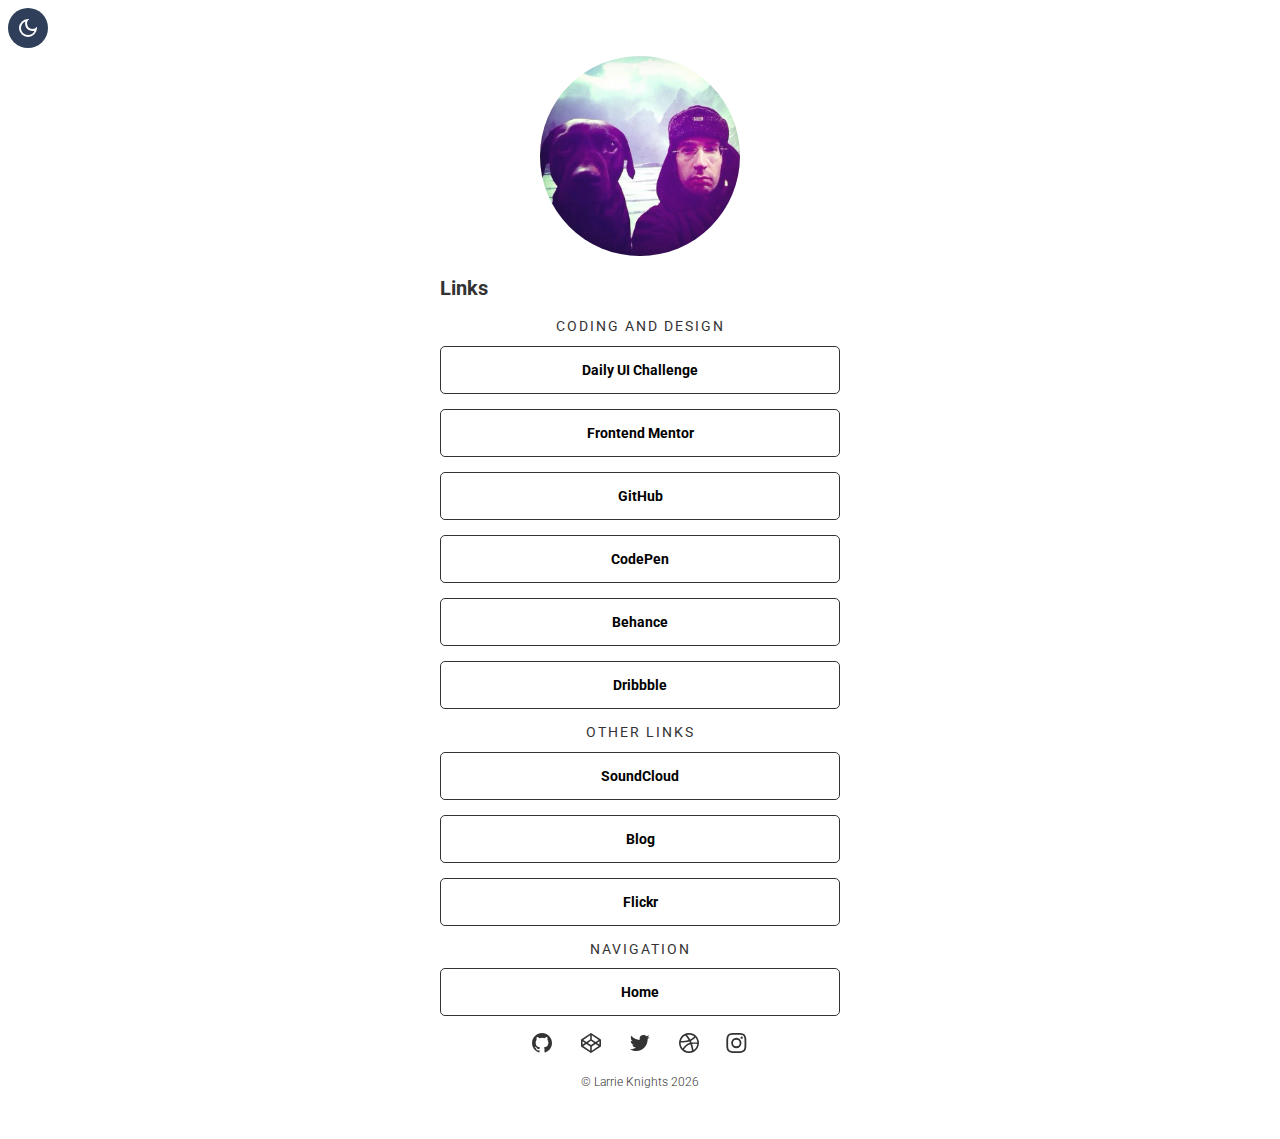
<file: links.html>
<!DOCTYPE html>
<html lang="en">

<head>
  <meta charset="UTF-8">
  <meta http-equiv="X-UA-Compatible" content="IE=edge">
  <meta name="viewport" content="width=device-width, initial-scale=1.0">
  <link rel="preconnect" href="https://fonts.googleapis.com">
  <link rel="preconnect" href="https://fonts.gstatic.com" crossorigin>
  <link href="https://fonts.googleapis.com/css2?family=Roboto:wght@100;300;400;500;700;900&display=swap"
    rel="stylesheet">
  <link rel="stylesheet" href="css/links.css">
  <link rel="stylesheet" href="css/links-footer.css">
  <link rel="stylesheet" href="css/links-slider.css">
  <title>Larrie Knights - Links</title>

  <link rel="apple-touch-icon" sizes="180x180" href="img/apple-touch-icon.png">
  <link rel="icon" type="image/png" sizes="32x32" href="img/favicon-32x32.png">
  <link rel="icon" type="image/png" sizes="16x16" href="img/favicon-16x16.png">
  <link rel="manifest" href="site.webmanifest">
  <link rel="mask-icon" href="img/safari-pinned-tab.svg" color="#5bbad5">
  <meta name="msapplication-TileColor" content="#da532c">
  <meta name="theme-color" content="#ffffff">



  <!-- Define a description of your web page -->
  <meta name="description"
    content="Hi, I’m Larrie. Hay fever sufferer and geek, I like playing guitar, reading and coffee.">
  <!-- Define keywords for search engines -->
  <meta name="keywords" content="larrie, knights, larrie knights">
</head>

<body>

  <!-- Dark / Light Mode Button -->
  <div class="theme-switch-wrapper">
    <label class="theme-switch" for="checkbox">
      <input type="checkbox" id="checkbox" />
      <svg width="40" height="40" xmlns="http://www.w3.org/2000/svg">
        <g fill="none" fill-rule="evenodd">
          <rect fill="#2F3F59" width="40" height="40" rx="20" />
          <path
            d="M17.37 13.51a7.35 7.35 0 0 0-.27 1.99c0 4.08 3.32 7.4 7.4 7.4.68 0 1.35-.09 1.99-.27A7.014 7.014 0 0 1 20 27c-3.86 0-7-3.14-7-7 0-2.93 1.81-5.45 4.37-6.49ZM20 11a9 9 0 1 0 9 9c0-.46-.04-.92-.1-1.36a5.389 5.389 0 0 1-4.4 2.26 5.403 5.403 0 0 1-3.14-9.8c-.44-.06-.9-.1-1.36-.1Z"
            fill="#FFF" fill-rule="nonzero" />
        </g>
      </svg>
    </label>
  </div>
  <!-- Dark / Light Mode Button -->

  <!-- Logo -->
  <a href="/"><img class="logo" src="img/larrie-knights.jpg" alt="Larrie Knights" width="200px" height="200px"></a>

  <!-- About Me -->
  <div class="about">
    <h1>Links</h1>
  </div>

  <!-- Coding and Design -->
  <h2>Coding and Design</h2>

  <a class="btn" href="dailyui.html">Daily UI Challenge</a>
  <a class="btn" href="https://www.frontendmentor.io/profile/Anirog">Frontend Mentor</a>
  <a class="btn" href="https://github.com/Anirog">GitHub</a>
  <a class="btn" href="https://codepen.io/anirog">CodePen</a>
  <a class="btn" href="https://www.behance.net/larrieknights">Behance</a>
  <a class="btn" href="https://dribbble.com/anirog">Dribbble</a>

  <!-- Other Links -->
  <h2>Other Links</h2>

  <a class="btn" href="https://soundcloud.com/djlemsip">SoundCloud</a>
  <a class="btn" href="https://photouk.wordpress.com">Blog</a>
  <a class="btn" href="https://flickr.com/people/larriek">Flickr</a>

  <h2>Navigation</h2>
  <a class="btn" href="index.html">Home</a>

  <!-- Footer -->

  <div class="footer__social__container">
    <div class="footer__social">

      <a href="https://github.com/Anirog">
        <svg xmlns="http://www.w3.org/2000/svg" width="24" height="24">
          <title>GitHub</title>
          <path fill="#333333"
            d="M12.026 2c-5.509 0-9.974 4.465-9.974 9.974 0 4.406 2.857 8.145 6.821 9.465.499.09.679-.217.679-.481 0-.237-.008-.865-.011-1.696-2.775.602-3.361-1.338-3.361-1.338-.452-1.152-1.107-1.459-1.107-1.459-.905-.619.069-.605.069-.605 1.002.07 1.527 1.028 1.527 1.028.89 1.524 2.336 1.084 2.902.829.091-.645.351-1.085.635-1.334-2.214-.251-4.542-1.107-4.542-4.93 0-1.087.389-1.979 1.024-2.675-.101-.253-.446-1.268.099-2.64 0 0 .837-.269 2.742 1.021a9.582 9.582 0 0 1 2.496-.336 9.554 9.554 0 0 1 2.496.336c1.906-1.291 2.742-1.021 2.742-1.021.545 1.372.203 2.387.099 2.64.64.696 1.024 1.587 1.024 2.675 0 3.833-2.33 4.675-4.552 4.922.355.308.675.916.675 1.846 0 1.334-.012 2.41-.012 2.737 0 .267.178.577.687.479C19.146 20.115 22 16.379 22 11.974 22 6.465 17.535 2 12.026 2z" />
        </svg>
      </a>

      <a href="https://codepen.io/anirog">
        <svg xmlns="http://www.w3.org/2000/svg" width="24" height="24">
          <title>CodePen</title>
          <path fill="#333333"
            d="M21.838 8.445c0-.001-.001-.001 0 0l-.003-.004-.001-.001v-.001a.809.809 0 0 0-.235-.228l-9.164-6.08a.834.834 0 0 0-.898 0L2.371 8.214A.786.786 0 0 0 2 8.897v6.16a.789.789 0 0 0 .131.448v.001l.002.002.01.015v.002h.001l.001.001.001.001c.063.088.14.16.226.215l9.165 6.082a.787.787 0 0 0 .448.139.784.784 0 0 0 .45-.139l9.165-6.082a.794.794 0 0 0 .371-.685v-6.16a.793.793 0 0 0-.133-.452zm-9.057-4.172 6.953 4.613-3.183 2.112-3.771-2.536V4.273zm-1.592 0v4.189l-3.771 2.536-3.181-2.111 6.952-4.614zm-7.595 6.098 2.395 1.59-2.395 1.611v-3.201zm7.595 9.311-6.96-4.617 3.195-2.15 3.765 2.498v4.269zm.795-5.653-3.128-2.078 3.128-2.105 3.131 2.105-3.131 2.078zm.797 5.653v-4.27l3.766-2.498 3.193 2.15-6.959 4.618zm7.597-6.11-2.396-1.611 2.396-1.59v3.201z" />
        </svg>
      </a>
      <a href="https://twitter.com/512kilobytes">
        <svg xmlns="http://www.w3.org/2000/svg" width="24" height="24">
          <title>Twitter</title>
          <path fill="#333333"
            d="M19.633 7.997c.013.175.013.349.013.523 0 5.325-4.053 11.461-11.46 11.461-2.282 0-4.402-.661-6.186-1.809.324.037.636.05.973.05a8.07 8.07 0 0 0 5.001-1.721 4.036 4.036 0 0 1-3.767-2.793c.249.037.499.062.761.062.361 0 .724-.05 1.061-.137a4.027 4.027 0 0 1-3.23-3.953v-.05c.537.299 1.16.486 1.82.511a4.022 4.022 0 0 1-1.796-3.354c0-.748.199-1.434.548-2.032a11.457 11.457 0 0 0 8.306 4.215c-.062-.3-.1-.611-.1-.923a4.026 4.026 0 0 1 4.028-4.028c1.16 0 2.207.486 2.943 1.272a7.957 7.957 0 0 0 2.556-.973 4.02 4.02 0 0 1-1.771 2.22 8.073 8.073 0 0 0 2.319-.624 8.645 8.645 0 0 1-2.019 2.083z" />
        </svg>
      </a>
      <a href="https://dribbble.com/anirog">
        <svg xmlns="http://www.w3.org/2000/svg" width="24" height="24">
          <title>Dribbble</title>
          <path fill="#333333"
            d="M20.66 6.98a9.932 9.932 0 0 0-3.641-3.64C15.486 2.447 13.813 2 12 2s-3.486.447-5.02 1.34c-1.533.893-2.747 2.107-3.64 3.64S2 10.187 2 12s.446 3.487 1.34 5.02a9.924 9.924 0 0 0 3.641 3.64C8.514 21.553 10.187 22 12 22s3.486-.447 5.02-1.34a9.932 9.932 0 0 0 3.641-3.64C21.554 15.487 22 13.813 22 12s-.446-3.487-1.34-5.02zM12 3.66c2 0 3.772.64 5.32 1.919-.92 1.174-2.286 2.14-4.1 2.9-1.002-1.813-2.088-3.327-3.261-4.54A7.715 7.715 0 0 1 12 3.66zM5.51 6.8a8.116 8.116 0 0 1 2.711-2.22c1.212 1.201 2.325 2.7 3.34 4.5-2 .6-4.114.9-6.341.9-.573 0-1.006-.013-1.3-.04A8.549 8.549 0 0 1 5.51 6.8zM3.66 12c0-.054.003-.12.01-.2.007-.08.01-.146.01-.2.254.014.641.02 1.161.02 2.666 0 5.146-.367 7.439-1.1.187.373.381.793.58 1.26-1.32.293-2.674 1.006-4.061 2.14S6.4 16.247 5.76 17.5c-1.4-1.587-2.1-3.42-2.1-5.5zM12 20.34c-1.894 0-3.594-.587-5.101-1.759.601-1.187 1.524-2.322 2.771-3.401 1.246-1.08 2.483-1.753 3.71-2.02a29.441 29.441 0 0 1 1.56 6.62 8.166 8.166 0 0 1-2.94.56zm7.08-3.96a8.351 8.351 0 0 1-2.58 2.621c-.24-2.08-.7-4.107-1.379-6.081.932-.066 1.765-.1 2.5-.1.799 0 1.686.034 2.659.1a8.098 8.098 0 0 1-1.2 3.46zm-1.24-5c-1.16 0-2.233.047-3.22.14a27.053 27.053 0 0 0-.68-1.62c2.066-.906 3.532-2.006 4.399-3.3 1.2 1.414 1.854 3.027 1.96 4.84-.812-.04-1.632-.06-2.459-.06z" />
        </svg>
      </a>

      <a href="https://www.instagram.com/512kilobytes">
        <svg xmlns="http://www.w3.org/2000/svg" width="24" height="22">
          <title>Instagram</title>
          <path fill="#333333"
            d="M10.333 1.802c2.67 0 2.987.01 4.042.059 2.71.123 3.976 1.409 4.1 4.099.048 1.054.057 1.37.057 4.04 0 2.672-.01 2.988-.058 4.042-.124 2.687-1.386 3.975-4.099 4.099-1.055.048-1.37.058-4.042.058-2.67 0-2.986-.01-4.04-.058-2.717-.124-3.976-1.416-4.1-4.1-.048-1.054-.058-1.37-.058-4.041 0-2.67.01-2.986.058-4.04.124-2.69 1.387-3.977 4.1-4.1 1.054-.048 1.37-.058 4.04-.058zm0-1.802C7.618 0 7.278.012 6.211.06 2.579.227.56 2.242.394 5.877.345 6.944.334 7.284.334 10s.011 3.057.06 4.123c.166 3.632 2.181 5.65 5.816 5.817 1.068.048 1.408.06 4.123.06 2.716 0 3.057-.012 4.124-.06 3.628-.167 5.651-2.182 5.816-5.817.049-1.066.06-1.407.06-4.123s-.011-3.056-.06-4.122C20.11 2.249 18.093.228 14.458.06 13.39.01 13.049 0 10.333 0zm0 4.865a5.135 5.135 0 100 10.27 5.135 5.135 0 000-10.27zm0 8.468a3.333 3.333 0 110-6.666 3.333 3.333 0 010 6.666zm5.339-9.87a1.2 1.2 0 10-.001 2.4 1.2 1.2 0 000-2.4z" />
        </svg>
      </a>
    </div>
  </div>

  <div class="footer">&#169; <a href="index.html">Larrie Knights</a>
    <script type="text/javascript">
      document.write(new Date().getFullYear());
    </script>
    <script src="js/light-dark-toggle.js"></script>
  </div>
</body>

</html>
</file>
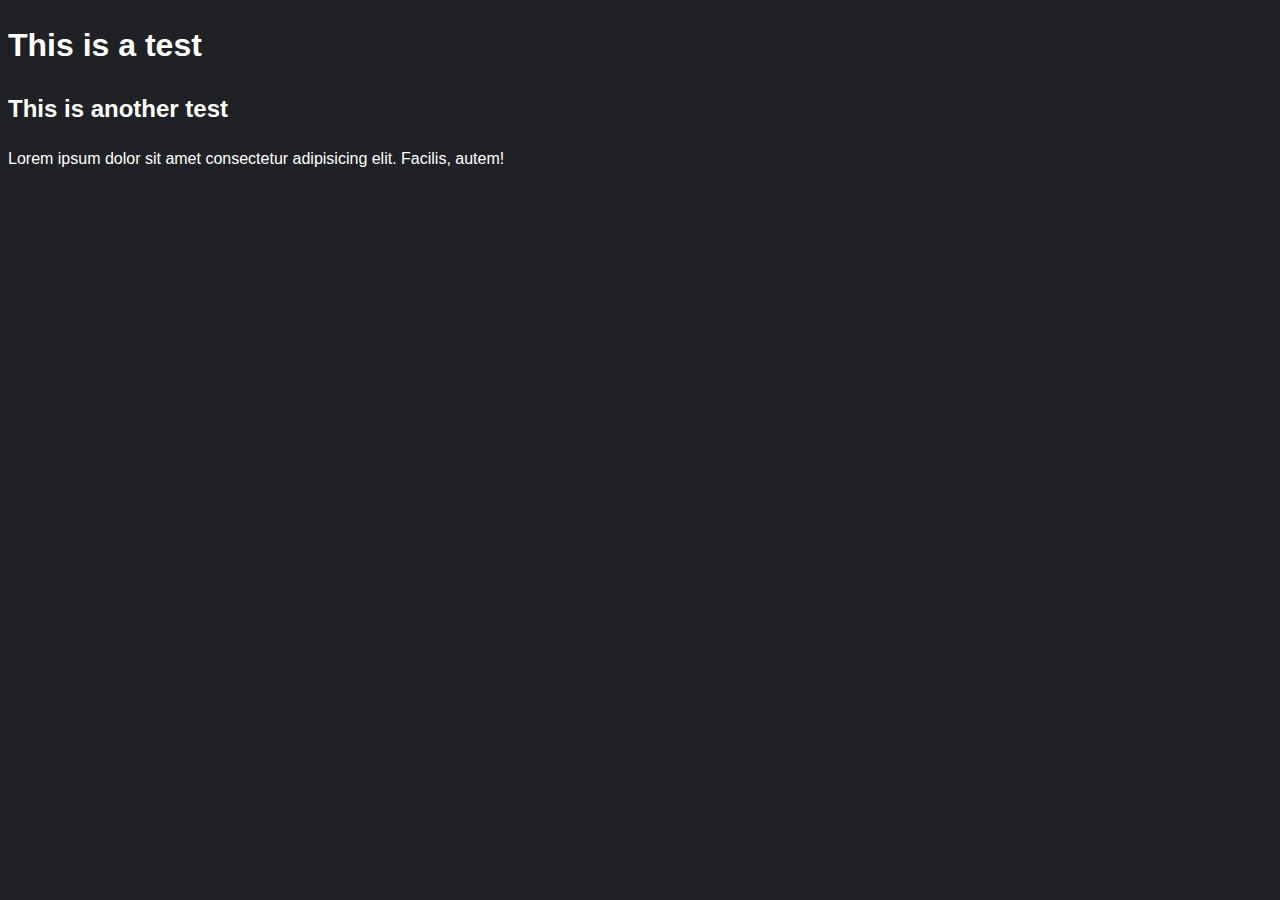
<file: test.html>
<!DOCTYPE html>
<html lang="en">
  <head>
    <meta charset="UTF-8" />
    <meta http-equiv="X-UA-Compatible" content="IE=edge" />
    <meta name="viewport" content="width=device-width, initial-scale=1.0" />
    <title>Test Webpage</title>
    <link rel="stylesheet" href="css/style.css" />
  </head>
  <body>
    <h1>This is a test</h1>
    <h2>This is another test</h2>
    <p>
      Lorem ipsum dolor sit amet consectetur adipisicing elit. Facilis, autem!
    </p>
  </body>
</html>
</file>
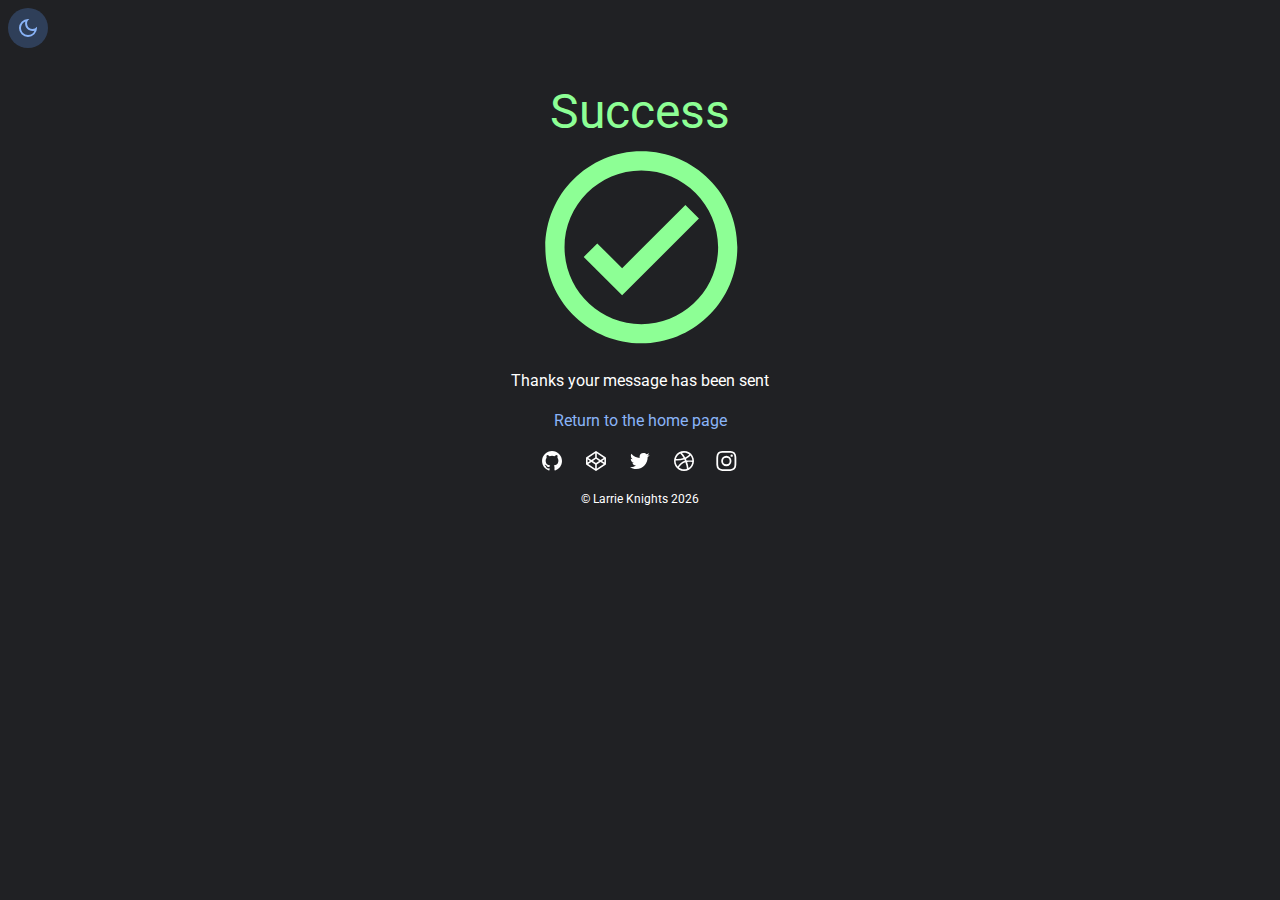
<file: thanks.html>
<!DOCTYPE html>
<html lang="en">

<head>
  <meta charset="UTF-8">
  <meta name="viewport" content="width=device-width, initial-scale=1.0">
  <title>Success message sent</title>
  <link rel="preconnect" href="https://fonts.gstatic.com">
  <link href="https://fonts.googleapis.com/css2?family=Roboto:wght@100;300;400;500;700;900&display=swap"
    rel="stylesheet">
  <link rel="stylesheet" href="css/style.css">
  <link rel="stylesheet" href="css/slider.css">

  <link rel="apple-touch-icon" sizes="180x180" href="img/apple-touch-icon.png">
  <link rel="icon" type="image/png" sizes="32x32" href="img/favicon-32x32.png">
  <link rel="icon" type="image/png" sizes="16x16" href="img/favicon-16x16.png">
  <link rel="manifest" href="site.webmanifest">
  <link rel="mask-icon" href="img/safari-pinned-tab.svg" color="#5bbad5">
  <meta name="msapplication-TileColor" content="#da532c">
  <meta name="theme-color" content="#ffffff">


</head>

<body>

  <!-- Dark / Light Mode Button -->
  <div class="theme-switch-wrapper">
    <label class="theme-switch" for="checkbox">
      <input type="checkbox" id="checkbox" />
      <svg width="40" height="40" xmlns="http://www.w3.org/2000/svg"><g fill="none" fill-rule="evenodd"><rect fill="#2F3F59" width="40" height="40" rx="20"/><path d="M17.37 13.51a7.35 7.35 0 0 0-.27 1.99c0 4.08 3.32 7.4 7.4 7.4.68 0 1.35-.09 1.99-.27A7.014 7.014 0 0 1 20 27c-3.86 0-7-3.14-7-7 0-2.93 1.81-5.45 4.37-6.49ZM20 11a9 9 0 1 0 9 9c0-.46-.04-.92-.1-1.36a5.389 5.389 0 0 1-4.4 2.26 5.403 5.403 0 0 1-3.14-9.8c-.44-.06-.9-.1-1.36-.1Z" fill="#FFF" fill-rule="nonzero"/></g></svg>
    </label>
  </div>
  <!-- Dark / Light Mode Button -->




  <div class="thanks">

    <p class="success">Success</p>

    <svg width="200px" height="200px" viewbox="0 0 25 25" version="1.1" xmlns="http://www.w3.org/2000/svg"
      xmlns:xlink="http://www.w3.org/1999/xlink" class="circle">
      <g id="Page-1" stroke="none" stroke-width="1" fill="none" fill-rule="evenodd">
        <g id="check" fill="#008000" fill-rule="nonzero">
          <path
            d="M12.6666667,0.6666667 C6.0426667,0.6666667 0.6666667,6.0426667 0.6666667,12.6666667 C0.6666667,19.2906667 6.0426667,24.6666667 12.6666667,24.6666667 C19.2906667,24.6666667 24.6666667,19.2906667 24.6666667,12.6666667 C24.6666667,6.0426667 19.2906667,0.6666667 12.6666667,0.6666667 Z M12.6666667,22.2666667 C7.3746667,22.2666667 3.0666667,17.9586667 3.0666667,12.6666667 C3.0666667,7.3746667 7.3746667,3.0666667 12.6666667,3.0666667 C17.9586667,3.0666667 22.2666667,7.3746667 22.2666667,12.6666667 C22.2666667,17.9586667 17.9586667,22.2666667 12.6666667,22.2666667 Z M18.1746667,7.3626667 L10.2666667,15.2706667 L7.1586667,12.1746667 L5.4666667,13.8666667 L10.2666667,18.6666667 L19.8666667,9.0666667 L18.1746667,7.3626667 Z"
            id="Shape"></path>
        </g>
      </g>
    </svg>




    <p>Thanks your message has been sent</p>

    <p><a href="https://larrieknights.com">Return to the home page</a></p>



  </div>

  <div class="footer__social__container">
    <div class="footer__social">

      <a href="https://github.com/Anirog">
        <svg xmlns="http://www.w3.org/2000/svg" width="24" height="24">
          <title>GitHub</title>
          <path fill="#FFFFFF"
            d="M12.026 2c-5.509 0-9.974 4.465-9.974 9.974 0 4.406 2.857 8.145 6.821 9.465.499.09.679-.217.679-.481 0-.237-.008-.865-.011-1.696-2.775.602-3.361-1.338-3.361-1.338-.452-1.152-1.107-1.459-1.107-1.459-.905-.619.069-.605.069-.605 1.002.07 1.527 1.028 1.527 1.028.89 1.524 2.336 1.084 2.902.829.091-.645.351-1.085.635-1.334-2.214-.251-4.542-1.107-4.542-4.93 0-1.087.389-1.979 1.024-2.675-.101-.253-.446-1.268.099-2.64 0 0 .837-.269 2.742 1.021a9.582 9.582 0 0 1 2.496-.336 9.554 9.554 0 0 1 2.496.336c1.906-1.291 2.742-1.021 2.742-1.021.545 1.372.203 2.387.099 2.64.64.696 1.024 1.587 1.024 2.675 0 3.833-2.33 4.675-4.552 4.922.355.308.675.916.675 1.846 0 1.334-.012 2.41-.012 2.737 0 .267.178.577.687.479C19.146 20.115 22 16.379 22 11.974 22 6.465 17.535 2 12.026 2z" />
        </svg>
      </a>

      <a href="https://codepen.io/anirog">
        <svg xmlns="http://www.w3.org/2000/svg" width="24" height="24">
          <title>CodePen</title>
          <path fill="#FFFFFF"
            d="M21.838 8.445c0-.001-.001-.001 0 0l-.003-.004-.001-.001v-.001a.809.809 0 0 0-.235-.228l-9.164-6.08a.834.834 0 0 0-.898 0L2.371 8.214A.786.786 0 0 0 2 8.897v6.16a.789.789 0 0 0 .131.448v.001l.002.002.01.015v.002h.001l.001.001.001.001c.063.088.14.16.226.215l9.165 6.082a.787.787 0 0 0 .448.139.784.784 0 0 0 .45-.139l9.165-6.082a.794.794 0 0 0 .371-.685v-6.16a.793.793 0 0 0-.133-.452zm-9.057-4.172 6.953 4.613-3.183 2.112-3.771-2.536V4.273zm-1.592 0v4.189l-3.771 2.536-3.181-2.111 6.952-4.614zm-7.595 6.098 2.395 1.59-2.395 1.611v-3.201zm7.595 9.311-6.96-4.617 3.195-2.15 3.765 2.498v4.269zm.795-5.653-3.128-2.078 3.128-2.105 3.131 2.105-3.131 2.078zm.797 5.653v-4.27l3.766-2.498 3.193 2.15-6.959 4.618zm7.597-6.11-2.396-1.611 2.396-1.59v3.201z" />
        </svg>
      </a>

      <a href="https://twitter.com/512kilobytes">
        <svg xmlns="http://www.w3.org/2000/svg" width="24" height="24">
          <title>Twitter</title>
          <path fill="#FFFFFF"
            d="M19.633 7.997c.013.175.013.349.013.523 0 5.325-4.053 11.461-11.46 11.461-2.282 0-4.402-.661-6.186-1.809.324.037.636.05.973.05a8.07 8.07 0 0 0 5.001-1.721 4.036 4.036 0 0 1-3.767-2.793c.249.037.499.062.761.062.361 0 .724-.05 1.061-.137a4.027 4.027 0 0 1-3.23-3.953v-.05c.537.299 1.16.486 1.82.511a4.022 4.022 0 0 1-1.796-3.354c0-.748.199-1.434.548-2.032a11.457 11.457 0 0 0 8.306 4.215c-.062-.3-.1-.611-.1-.923a4.026 4.026 0 0 1 4.028-4.028c1.16 0 2.207.486 2.943 1.272a7.957 7.957 0 0 0 2.556-.973 4.02 4.02 0 0 1-1.771 2.22 8.073 8.073 0 0 0 2.319-.624 8.645 8.645 0 0 1-2.019 2.083z" />
        </svg>
      </a>

      <a href="https://dribbble.com/anirog">
        <svg xmlns="http://www.w3.org/2000/svg" width="24" height="24">
          <title>Dribbble</title>
          <path fill="#FFFFFF"
            d="M20.66 6.98a9.932 9.932 0 0 0-3.641-3.64C15.486 2.447 13.813 2 12 2s-3.486.447-5.02 1.34c-1.533.893-2.747 2.107-3.64 3.64S2 10.187 2 12s.446 3.487 1.34 5.02a9.924 9.924 0 0 0 3.641 3.64C8.514 21.553 10.187 22 12 22s3.486-.447 5.02-1.34a9.932 9.932 0 0 0 3.641-3.64C21.554 15.487 22 13.813 22 12s-.446-3.487-1.34-5.02zM12 3.66c2 0 3.772.64 5.32 1.919-.92 1.174-2.286 2.14-4.1 2.9-1.002-1.813-2.088-3.327-3.261-4.54A7.715 7.715 0 0 1 12 3.66zM5.51 6.8a8.116 8.116 0 0 1 2.711-2.22c1.212 1.201 2.325 2.7 3.34 4.5-2 .6-4.114.9-6.341.9-.573 0-1.006-.013-1.3-.04A8.549 8.549 0 0 1 5.51 6.8zM3.66 12c0-.054.003-.12.01-.2.007-.08.01-.146.01-.2.254.014.641.02 1.161.02 2.666 0 5.146-.367 7.439-1.1.187.373.381.793.58 1.26-1.32.293-2.674 1.006-4.061 2.14S6.4 16.247 5.76 17.5c-1.4-1.587-2.1-3.42-2.1-5.5zM12 20.34c-1.894 0-3.594-.587-5.101-1.759.601-1.187 1.524-2.322 2.771-3.401 1.246-1.08 2.483-1.753 3.71-2.02a29.441 29.441 0 0 1 1.56 6.62 8.166 8.166 0 0 1-2.94.56zm7.08-3.96a8.351 8.351 0 0 1-2.58 2.621c-.24-2.08-.7-4.107-1.379-6.081.932-.066 1.765-.1 2.5-.1.799 0 1.686.034 2.659.1a8.098 8.098 0 0 1-1.2 3.46zm-1.24-5c-1.16 0-2.233.047-3.22.14a27.053 27.053 0 0 0-.68-1.62c2.066-.906 3.532-2.006 4.399-3.3 1.2 1.414 1.854 3.027 1.96 4.84-.812-.04-1.632-.06-2.459-.06z" />
        </svg>
      </a>

      <a href="https://www.instagram.com/512kilobytes">
        <svg xmlns="http://www.w3.org/2000/svg" width="24" height="22">
          <title>Instagram</title>
          <path fill="#FFFFFF"
            d="M10.333 1.802c2.67 0 2.987.01 4.042.059 2.71.123 3.976 1.409 4.1 4.099.048 1.054.057 1.37.057 4.04 0 2.672-.01 2.988-.058 4.042-.124 2.687-1.386 3.975-4.099 4.099-1.055.048-1.37.058-4.042.058-2.67 0-2.986-.01-4.04-.058-2.717-.124-3.976-1.416-4.1-4.1-.048-1.054-.058-1.37-.058-4.041 0-2.67.01-2.986.058-4.04.124-2.69 1.387-3.977 4.1-4.1 1.054-.048 1.37-.058 4.04-.058zm0-1.802C7.618 0 7.278.012 6.211.06 2.579.227.56 2.242.394 5.877.345 6.944.334 7.284.334 10s.011 3.057.06 4.123c.166 3.632 2.181 5.65 5.816 5.817 1.068.048 1.408.06 4.123.06 2.716 0 3.057-.012 4.124-.06 3.628-.167 5.651-2.182 5.816-5.817.049-1.066.06-1.407.06-4.123s-.011-3.056-.06-4.122C20.11 2.249 18.093.228 14.458.06 13.39.01 13.049 0 10.333 0zm0 4.865a5.135 5.135 0 100 10.27 5.135 5.135 0 000-10.27zm0 8.468a3.333 3.333 0 110-6.666 3.333 3.333 0 010 6.666zm5.339-9.87a1.2 1.2 0 10-.001 2.4 1.2 1.2 0 000-2.4z" />
        </svg>
      </a>
    </div>
  </div>



  <div class="footer">&#169; <a href="https://larrieknights.com">Larrie Knights</a>
    <script type="text/javascript">
      document.write(new Date().getFullYear());
    </script>
    <script src="js/light-dark-toggle.js"></script>
  </div>




</body>

</html>
</file>
<file: css/style.css>
:root {
  --bg-color: #202124;
  --font-color: #FFFFFF;
  --link-color: #8AB4F8;
  --link-hover-color: #bdbdbd;
  --modal-bg-color: #2c2c2c;
  --modal-border-color: #4b4b4b;
  --success-color: #8DFF95;
  --circle-color: #8DFF95;
}

* {
  box-sizing: border-box;
}

:root {
  font-family: "Roboto", sans-serif;
  line-height: 1.5;
}

body {
  background-color: var(--bg-color);
  color: var(--font-color);
}

.container {
  width: 80%;
  max-width: 600px;
  margin: 0 auto;
}

a {
  text-decoration: none;
  color: var(--link-color);
}

a:hover {
  border-bottom: 1px solid;
}

.contact-page-text {
  margin-top: 21px;
}

.footer {
  font-size: 12px;
  text-align: center;
  padding-bottom: 30px;
}

.footer a {
  border-bottom: none;
  color: var(--font-color);
}

.footer a:hover {
  color: var(--link-hover-color);
}

.footer__social__container {
  text-align: center;
  margin-bottom: 10px;
}

.footer__social a {
  display: inline-block;
  height: 1.25rem;
  border-bottom: none;
}

.footer__social a svg path {
  transition: fill 150ms ease-in-out;
}

.footer__social a svg path {
  fill: var(--font-color);
}

.footer__social a:hover svg path {
  fill: var(--link-hover-color);
}

.footer__social a:not(:last-child) {
  margin-right: 1rem;
}

.profile {
  border-radius: 50%;
  display: block;
  margin-top: 21px;
  margin-left: auto;
  margin-right: auto;
}

.hat-image {
  border-radius: 50%;
  display: block;
  margin-left: auto;
  margin-right: auto;
}

/* The Modal (background) */
.modal {
  display: none;
  /* Hidden by default */
  position: fixed;
  /* Stay in place */
  z-index: 1;
  /* Sit on top */
  left: 0;
  top: 0;
  width: 100%;
  /* Full width */
  height: 100%;
  /* Full height */
  overflow: auto;
  /* Enable scroll if needed */
  background-color: rgb(0, 0, 0);
  /* Fallback color */
  background-color: rgba(0, 0, 0, 0.4);
  /* Black w/ opacity */
}

/* Modal Content/Box */
.modal-content {
  background-color: var(--modal-bg-color);
  margin: 5% auto;
  /* 5% from the top and centered */
  padding: 20px;
  border: 1px solid var(--modal-border-color);
  width: 95%;
  /* Could be more or less, depending on screen size */
}

@media (min-width: 700px) {
  .modal-content {
    max-width: 700px;
    /* Could be more or less, depending on screen size */
  }
}

/* The Close Button */
.close {
  color: var(--link-color);
  float: right;
  font-size: 32px;
  font-weight: bold;
  margin-top: -11px;
}

.close:hover,
.close:focus {
  color: var(--link-hover-color);
  text-decoration: none;
  cursor: pointer;
}

/* Style inputs with type="text" & "email", select elements and textareas */
input[type="text"],
input[type="email"],
select,
textarea {
  font: 17px "Roboto", sans-serif;
  width: 100%;
  /* Full width */
  padding: 12px;
  /* Some padding */
  border: 1px solid #ccc;
  /* Gray border */
  border-radius: 4px;
  /* Rounded borders */
  box-sizing: border-box;
  /* Make sure that padding and width stays in place */
  margin-top: 6px;
  /* Add a top margin */
  margin-bottom: 16px;
  /* Bottom margin */
  resize: vertical;
  /* Allow the user to vertically resize the textarea (not horizontally) */
}

/* Style the submit button with a specific background color etc */
input[type="submit"] {
  font: 16px "Roboto", sans-serif;
  background-color: #3897d3;
  color: white;
  padding: 12px 40px;
  border: none;
  border-radius: 4px;
  cursor: pointer;
}

/* When moving the mouse over the submit button, add a darker blue color */
input[type="submit"]:hover {
  background-color: #3080b3;
}

.safetext {
  font-size: 16px;
}

.thanks {
  text-align: center;
}

.success {
  font-size: 3rem;
  color: var(--success-color);
  margin-top: 21px;
}

.circle {
  margin-top: -50px;
}

.circle g path {
  fill: var(--circle-color);
}

.rotate {
  transform: rotate(180deg) scaleX(-1);
}

.hat__text {
  margin-top: -30px;
}
</file>
<file: css/slider.css>
.theme-switch-wrapper {
    display: flex;
    align-items: center;
    justify-content: start;
}

.theme-switch-wrapper svg path {
    fill: var(--link-color);
}

.theme-switch-wrapper label:hover svg path {
    fill: var(--link-hover-color);
    transition: 150ms ease-in-out;
}

.theme-switch input {
    display: none;
}

label {
    cursor: pointer;
}
</file>
<file: css/dailyui.css>
:root {
    font: 20px/1.2 "Space Grotesk", sans-serif;
}

:root {
    --bg-color: #202124;
    --font-color: #ffffff;
    --link-color: #8ab4f8;
    --link-hover-color: #bdbdbd;
    --modal-bg-color: #2c2c2c;
    --modal-border-color: #4b4b4b;
    --success-color: #8dff95;
    --circle-color: #8dff95;
    --time-color: #cfcfcf;
}

body,
body * {
    margin: unset;
    box-sizing: unset;
    padding: unset;
    font-size: unset;
    color: unset;
    text-decoration: unset;
}

body {
    background-color: var(--bg-color);
    color: var(--font-color);
}

.header__container {
    display: flex;
    justify-content: space-between;
    align-items: center;
    margin-bottom: 1em;
  }

.headline__container {
    display: flex;
    justify-content: space-between;
    align-items: center;
    margin-bottom: 1em;  
}

.profile {
    border-radius: 50%;
}

figure * {
    display: block;
    margin-bottom: 4em;
}

figure:last-child {
    margin-bottom: -70px;
}

article {
    padding: 2em 0 0.5em;
    display: grid;
    grid-template-columns: 1fr 0.5in [start] 1.25in 5in 1.25in [end] 0.5in 1fr;
}

article * {
    grid-column: start / end;
}

.rounded {
    border-radius: 5px;
}

@media (max-width: 768px) {
    article {
        grid-template-columns: 1fr 5% [start] 15% 60% 15% [end] 5% 1fr;
    }
}

p {
    margin-bottom: 1em;
}

.challenge-text {
    color: var(--time-color);
    font-size: 0.8rem;
    font-weight: 500;
    margin-bottom: 0.5em;
}

.challenge-text-accent {
    font-weight: 900;
    color: var(--font-color);
}

h1 {
    font: 900 1.4rem/1.2 "Space Grotesk", sans-serif;
    color: var(--font-color);
}

h2 {
    font: 500 1rem/1.2 "Space Grotesk", sans-serif;
    color: var(--time-color);
}

/* less than 687px wide */
h3 {
    font: 500 1rem/1.2 "Space Grotesk", sans-serif;
    color: var(--font-color);
}

/* 688px or larger */
@media (min-width: 43em) {
    h3 {
        font: 500 1.5rem/1.2 "Space Grotesk", sans-serif;
    }
}

time {
    font: 400 0.9rem/1.2 "Space Grotesk", sans-serif;
    color: var(--time-color);
    margin-bottom: 10px;
}

p {
    font: 400 0.9rem/1.5 "Space Grotesk", sans-serif;
    color: var(--font-color);
}

figcaption p {
    font: 400 0.8rem/1.5 "Space Grotesk", sans-serif;
    color: var(--font-color);
}

a {
    text-decoration: none;
    color: var(--link-color);
}

a:hover {
    border-bottom: 1px solid;
}

@media (max-width: 768px) {
    :root {
        font-size: 20px;
    }
}

@media (max-width: 480px) {
    :root {
        font-size: 20px;
    }
}

.size-1 {
    grid-column: 4 / 5;
}

/* Image Sizes */
.size-2 {
    grid-column: 1 / 8;
    margin: 0 10px;
}

/* 688px or larger */
@media (min-width: 43em) {
    .size-2 {
        grid-column: 3 / 6;
    }
}

.size-3 {
    grid-column: 2 / 7;
}

.size-4 {
    grid-column: 1 / 8;
}

.size-1 img,
.size-2 img,
.size-3 img,
.size-4 img {
    width: 100%;
}

figcaption {
    margin-top: 0.5rem;
    display: flex;
    justify-content: right;
}

.divider {
    margin: 0 auto;
}

.triangle {
    background-color: var(--time-color);
    opacity: 0.2;
    height: 0.1vh;
    width: 40vw;
}

.footer {
    font-size: 12px;
    text-align: center;
    padding-bottom: 30px;
}

.footer a {
    border-bottom: none;
    color: var(--font-color);
}

.footer a:hover {
    color: var(--link-hover-color);
}

.footer__social__container {
    text-align: center;
    margin-bottom: 10px;
}

.footer__social a {
    display: inline-block;
    height: 1.25rem;
    border-bottom: none;
}

.footer__social a svg path {
    transition: fill 150ms ease-in-out;
}

.footer__social a svg path {
    fill: var(--font-color);
}

.footer__social a:hover svg path {
    fill: var(--link-hover-color);
}

.footer__social a:not(:last-child) {
    margin-right: 1rem;
}

.theme-switch-wrapper {
    display: flex;
    align-items: center;
    justify-content: space-between;
    margin-top: 8px;
    margin-left: 8px;
}

.nav-links {
    display: flex;
    list-style: none;
}

.nav-item {
    margin-right: 30px;
    font-size: 0.8rem;
}

.nav-item:last-child {
    margin-right: 20px;
}

@media (min-width: 768px) {
    .nav-item:last-child {
        margin-right: 40px;
    }
}

.theme-switch-wrapper svg path {
    fill: var(--link-color);
}

.theme-switch-wrapper label:hover svg path {
    fill: var(--link-hover-color);
    transition: 150ms ease-in-out;
}

.theme-switch input {
    display: none;
}

label {
    cursor: pointer;
}
</file>
<file: css/pagination.css>
.wrapper {
    display: flex;
    flex-direction: column;
    max-width: 53rem;
    margin: 1em auto;
    justify-content: center;
    align-items: center;
  }

  ul {
      list-style-type: none;
  }

.pagination,
.pagination li a {
  display: flex;
  flex-wrap: wrap;
  justify-content: center;
  align-items: center;
}

.pagination a {
  font-weight: 300;
  padding-top: 1px;
  text-decoration:none;  
  border: 1px solid var(--bg-color);
  min-width:44px;
  min-height:44px;
  color: var(--link-color);
}

.pagination li:not([class*="current"]) a:hover {
  border-color: var(--link-hover-color);
}

.pagination li:first-of-type a {
  border-left-width: 1px;
}

.pagination li:first-of-type span,
.pagination li:last-of-type span,
.pagination li:nth-of-type(2) span,
.pagination li:nth-last-of-type(2) span { 
  /* screen readers only */
  position: absolute;
  top: -9999px;
  left: -9999px;
}

.pagination li:first-child a::before,
.pagination li:last-child a::after,
.pagination li:nth-of-type(2) a::before,
.pagination li:nth-last-of-type(2) a::after {  
  display: inline-block; 
  font-size: inherit;
  text-rendering: auto;
  -webkit-font-smoothing: antialiased;
  -moz-osx-font-smoothing: grayscale;
  transform: translate(0, 0);
}

.pagination li:first-child a::before,
.pagination li:last-child a::after { content: "<<"; }

.pagination li:nth-of-type(2) a::before,
.pagination li:nth-last-of-type(2) a::after { content: "<"; }

.pagination li:last-child a::after,
.pagination li:nth-last-of-type(2) a::after { transform: rotate(180deg); }

.pagination li.current a { 
  color: var(--text-color);
  cursor: default;
  pointer-events: none;
}

@media only screen and ( max-width: 64.063em ) {  
  .pagination li:first-child,
  .pagination li:last-child {
    /* screen readers only */
    position: absolute;
    top: -9999px;
    left: -9999px;
  }

}

@media only screen and ( max-width: 40.063em ) {  
  .pagination li {
    /* screen readers only */
    position: absolute;
    top: -9999px;
    left: -9999px;
  }

  .pagination li.current,
  .pagination li:first-of-type,
  .pagination li:last-of-type,
  .pagination li:nth-of-type(2),
  .pagination li:nth-last-of-type(2){
    position: initial;
    top: initial;
    left: initial;
  }

}

@media only screen and ( max-width: 30.063em ) {  
  
  h1 { font-size: 1.35em !important; }
  
  .pagination li:first-child,
  .pagination li:last-child {
    /* screen readers only */
    position: absolute;
    top: -9999px;
    left: -9999px;
  }

  .pagination li:nth-of-type(2) a { border-left-width: 1px; }

}

@media only screen and ( max-width: 15.063em ) {  /* For watches? */
  
  .pagination li { width: 50%;}
  
  .pagination li.current { 
    order: 2;
    width: 100%;
    border-left-width: 1px;
      
  }  

}
</file>
<file: css/links.css>
:root {
  --bg-color: #FFFFFF;
  --font-color: #333333;
  --link-color: #3897d3;
  --link-hover-color: #6dacd3;
  --modal-bg-color: #fefefe;
  --success-color: green;
  --modal-border-color: #888888;
  --btn-border-color: #D6D6D6;
  --btn-hover-color: #000000;
  --btn-text-color: #000000;
  --btn-text-hover-color: #FFFFFF;
}

[data-theme="dark"] {
  --bg-color: #202124;
  --font-color: #FFFFFF;
  --link-color: #8AB4F8;
  --link-hover-color: #bdbdbd;
  --modal-bg-color: #494949;
  --success-color: #8DFF95;
  --btn-border-color: #D6D6D6;
  --btn-hover-color: #3b3b3b;
  --btn-text-color: #FFFFFF;
}

html {
  box-sizing: border-box;
  font-size: 100%;
}

* {
  box-sizing: border-box;
}

body {
  background-color: var(--bg-color);
  color: var(--font-color);
  min-height: 100vh;
  text-align: center;
  font-family: "Roboto", sans-serif;
  margin: 0 20px 20px;
}

a {
  text-decoration: none;
}

h1 {
  font-size: 20px;
  font-weight: 700;
}

.about__text {
  font-size: 20px;
}

.logo {
  border-radius: 50%;
  margin-top: 4px;
}

.about {
  line-height: 1.5;
  max-width: 400px;
  text-align: left;
  display: block;
  margin: 0 auto 15px;
}

.btn {
  display: block;
  max-width: 400px;
  margin: 0 auto 15px;
  padding: 15px 20px;
  font-size: 0.85rem;
  font-weight: bold;
  color: var(--btn-text-color);
  border: 1px solid var(--font-color);
  border-radius: 5px;
  text-decoration: none;
  transition: all 200ms ease-in-out;
}

.btn:hover {
  background-color: var(--btn-hover-color);
  color: var(--btn-text-hover-color);
}

h2 {
  font-size: 14px;
  text-transform: uppercase;
  font-weight: normal;
  letter-spacing: 2px;
}

.footer__social__container {
  text-align: center;
  margin-bottom: 16px;
}

.footer__social a {
  display: inline-block;
  height: 1.25rem;
  border-bottom: none;
}

.footer__social a svg path {
  transition: fill 150ms ease-in-out;
}

.footer__social a svg path {
  fill: var(--font-color);
}

.footer__social a:hover svg path {
  fill: var(--link-hover-color);
}

.footer__social a:not(:last-child) {
  margin-right: 1.3rem;
}
</file>
<file: css/links-footer.css>
.footer {
    font-size: 12px;
    font-weight: 300;
    text-align: center;
    padding-bottom: 30px;
}

.footer a {
    border-bottom: none;
    color: var(--font-color);
    font-weight: 300;
}

.footer a:hover {
    color: var(--link-hover-color);
}
</file>
<file: css/links-slider.css>
/*Simple css to style it like a toggle switch*/
.theme-switch-wrapper {
    display: flex;
    align-items: center;
    justify-content: start;
    margin-top: 8px;
    margin-left: -12px;
}

.theme-switch input {
    display: none;
}

label {
    cursor: pointer;
}

label:hover {
    opacity: 0.5;
    transition: 150ms ease-in-out;
}
</file>
